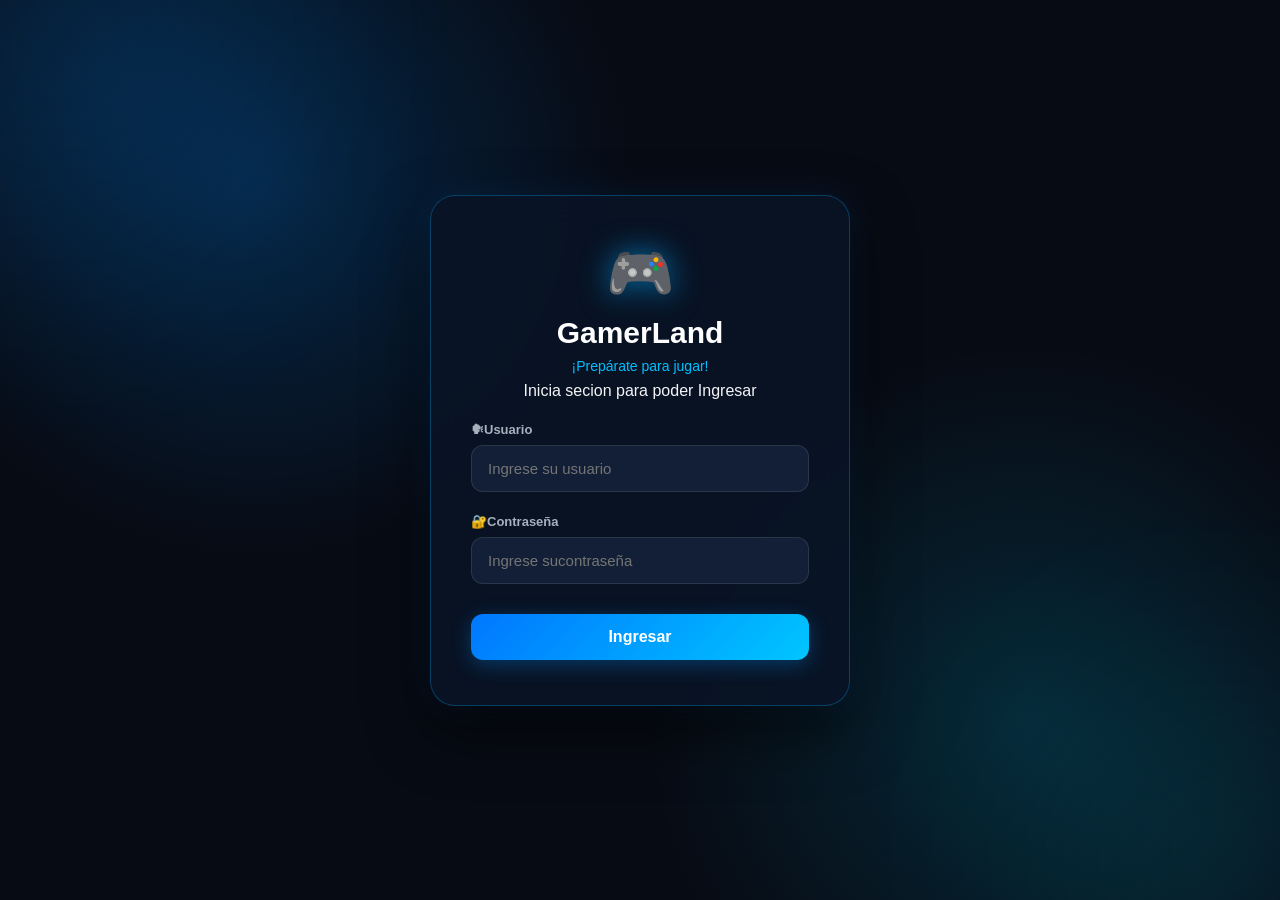
<file: index.html>
<!DOCTYPE html>
<html lang="es">
<head>
<meta charset="UTF-8">
<meta name="viewport" content="width=device-width, initial-scale=1.0">
<title>Login - GamerLand</title>
<link rel="stylesheet" href="estilo.css">
</head>
<body>
<div class="login-container">
<div class="login-box">
<h2>GamerLand</h2>
<p>Inicia secion para poder Ingresar</p>
<form id="loginForm">
<div class="input-group">
<label for="usuario">🗣Usuario</label>
<input type="text" id="usuario" required placeholder="Ingrese su usuario">
</div>
<div class="input-group">
<label for="password">🔐Contraseña</label>
<input type="password" id="password" required placeholder="Ingrese su

contraseña">
</div>
<button type="submit" class="btn-login">Ingresar</button>
<p id="errorMsg" class="error-msg">Usuario o contraseña incorrectos</p>
</form>
</div>
</div>
<script src="script.js"></script>

</body>
</html>
</file>
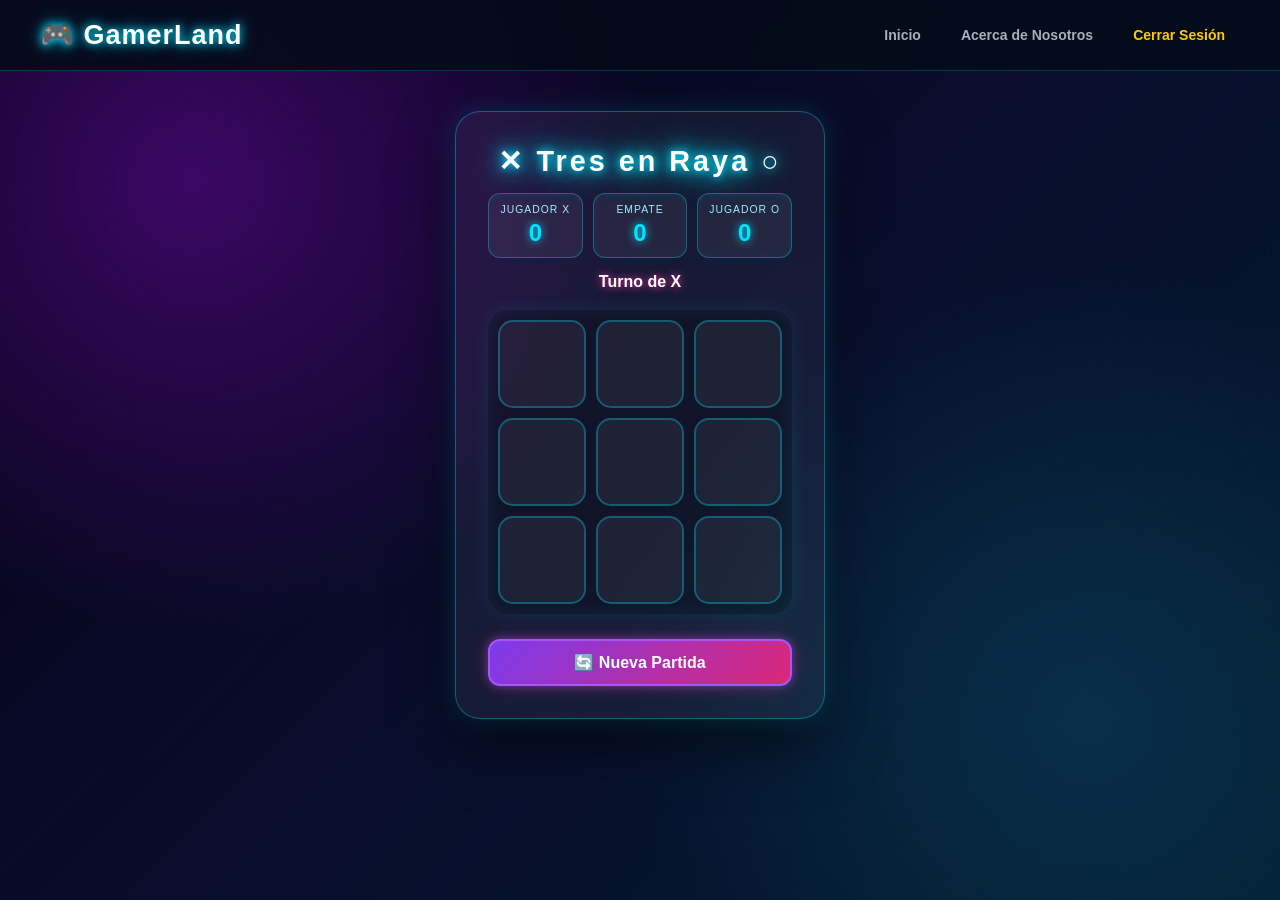
<file: 3 en raya/index.html>
<!DOCTYPE html>
<html lang="es">
<head>
<meta charset="UTF-8">
<title>Tres en Raya</title>
<link rel="stylesheet" href="estilos.css">
</head>
<body>
  <header>
    <h1>GamerLand</h1>
    <nav>
      <ul class="nav-menu">
        <li><a href="../principal.html">Inicio</a></li>
        <li><a href="../acerca.html">Acerca de Nosotros</a></li>
        <li><a href="../index.html" style="color: #ffcc00;">Cerrar Sesión</a></li>
      </ul>
    </nav>
    </header>
<div class="game">
  <h1>✕ Tres en Raya ○</h1>
  <div class="scoreboard">
    <div class="score-box"><div class="lbl">Jugador X</div><div class="val" id="sx">0</div></div>
    <div class="score-box"><div class="lbl">Empate</div><div class="val" id="se">0</div></div>
    <div class="score-box"><div class="lbl">Jugador O</div><div class="val" id="so">0</div></div>
  </div>
  <p id="status">Turno de X</p>
  <div id="board">
    <div class="cell" data-index="0"></div><div class="cell" data-index="1"></div><div class="cell" data-index="2"></div>
    <div class="cell" data-index="3"></div><div class="cell" data-index="4"></div><div class="cell" data-index="5"></div>
    <div class="cell" data-index="6"></div><div class="cell" data-index="7"></div><div class="cell" data-index="8"></div>
  </div>
  <button id="restart">🔄 Nueva Partida</button>
</div>
<script src="scrpt.js"></script>
</body></html>
</file>
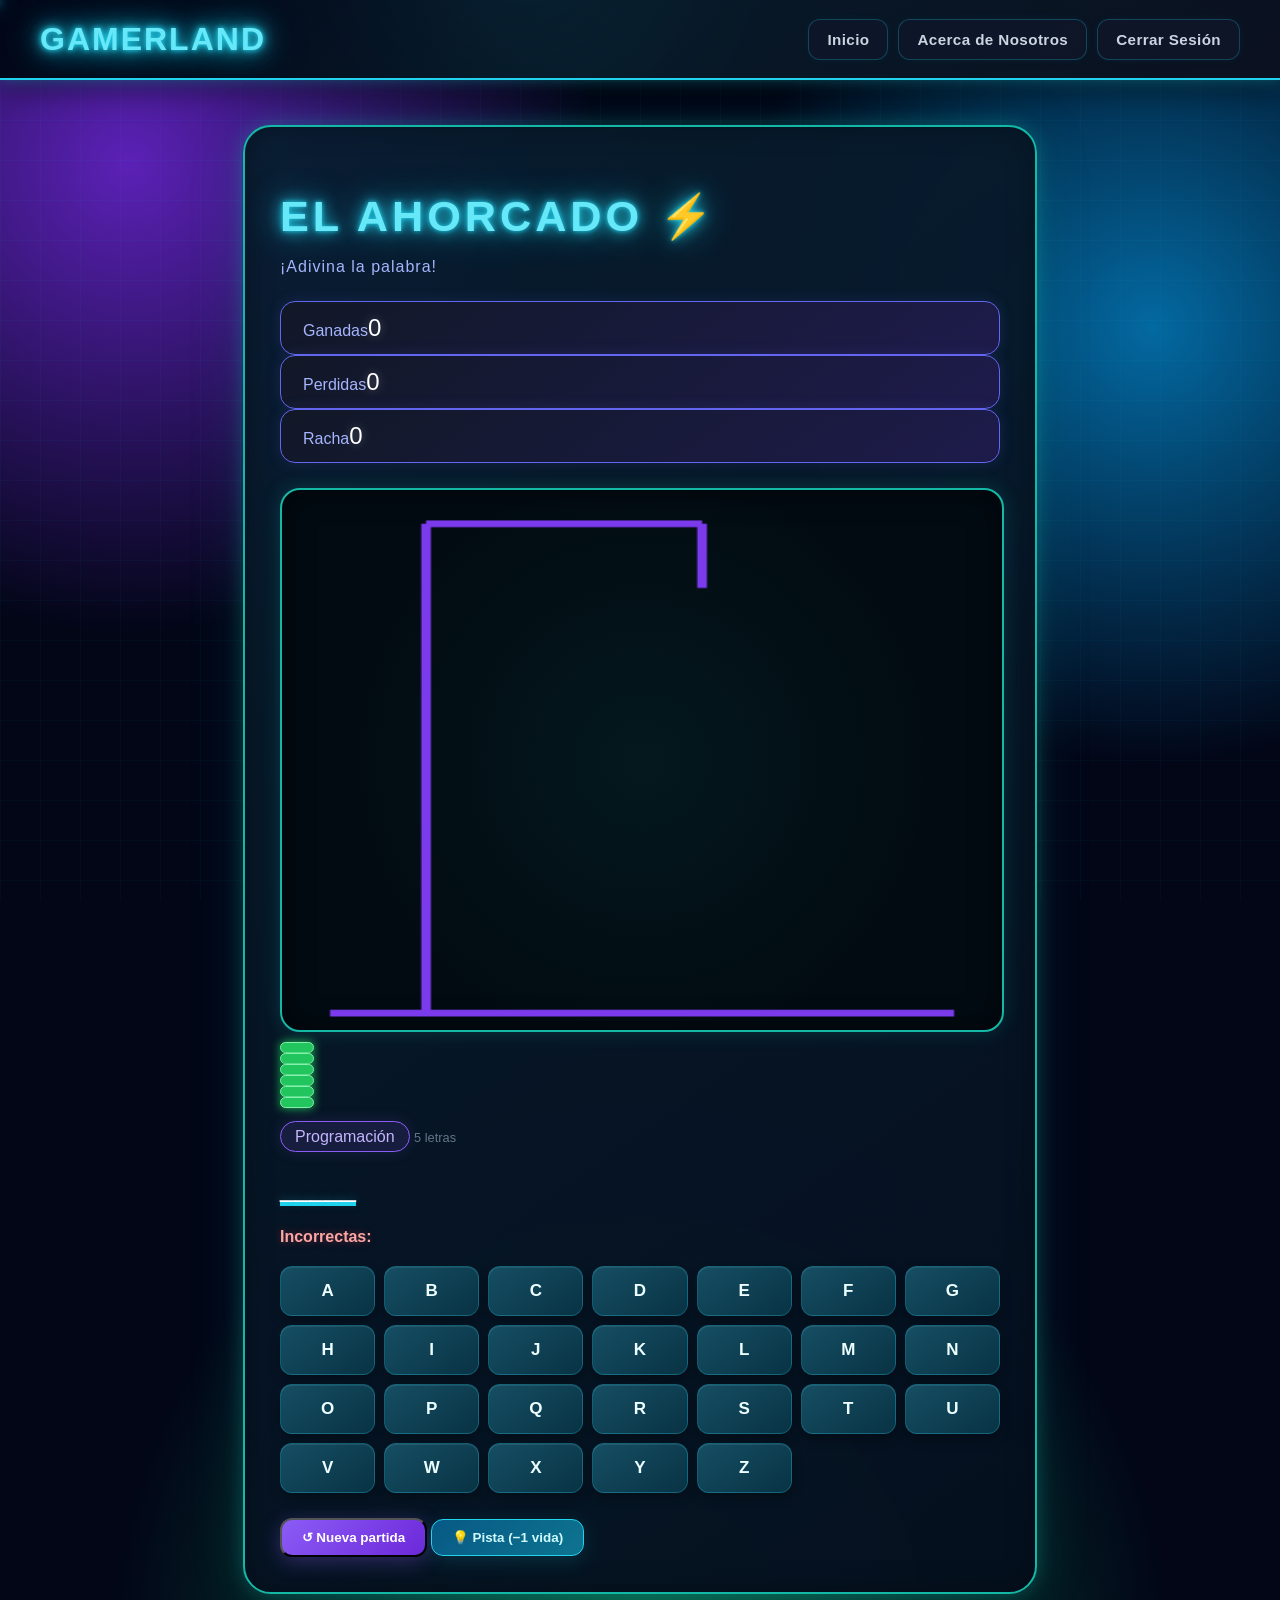
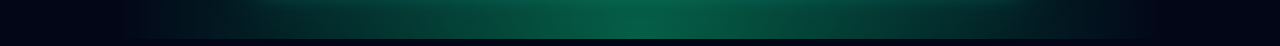
<file: ahorcado/index.html>
<!DOCTYPE html>
<html lang="es">
<head>
  <meta charset="UTF-8">
  <meta name="viewport" content="width=device-width, initial-scale=1.0">
  <title>Juego del Ahorcado</title>
  <link rel="stylesheet" href="estilo.css">
</head>
<body>
  <header>
    <h1>GamerLand</h1>
    <nav>
      <ul class="nav-menu">
        <li><a href="../principal.html">Inicio</a></li>
        <li><a href="../acerca.html">Acerca de Nosotros</a></li>
        <li><a href="../index.html" style="color: #ffcc00;">Cerrar Sesión</a></li>
      </ul>
    </nav>
    </header>
  <div id="app">

    <body>
        <div id="juego">
          <h1>El Ahorcado ⚡</h1>
          <p class="subtitulo" id="subtitulo">¡Adivina la palabra!</p>
          <div class="marcador">
            <div class="marca">Ganadas<span id="cntGanadas">0</span></div>
            <div class="marca">Perdidas<span id="cntPerdidas">0</span></div>
            <div class="marca">Racha<span id="cntRacha">0</span></div>
          </div>
          <canvas id="lienzo" width="300" height="320"></canvas>
          <div class="vida-bar" id="vidaBar"></div>
          <div class="info-palabra">
            <span class="categoria-badge" id="categoriaLabel">Categoría</span>
            <span style="color:#64748b;font-size:.8rem" id="longPalabra"></span>
          </div>
          <div id="palabraDisplay"></div>
          <p id="incorrectas">Incorrectas: <span id="listaIncorrectas"></span></p>
          <div id="teclado"></div>
          <div class="botones-accion">
            <button class="btn btn-reiniciar" onclick="iniciarJuego()">↺ Nueva partida</button>
            <button class="btn btn-pista" id="btnPista" onclick="darPista()">💡 Pista (−1 vida)</button>
          </div>
          <div id="mensaje"></div>
        </div>
  <script src="script.js">
    // — Siguiente paso: añadiremos el CSS —
  </script>
</body>
</html>
</file>
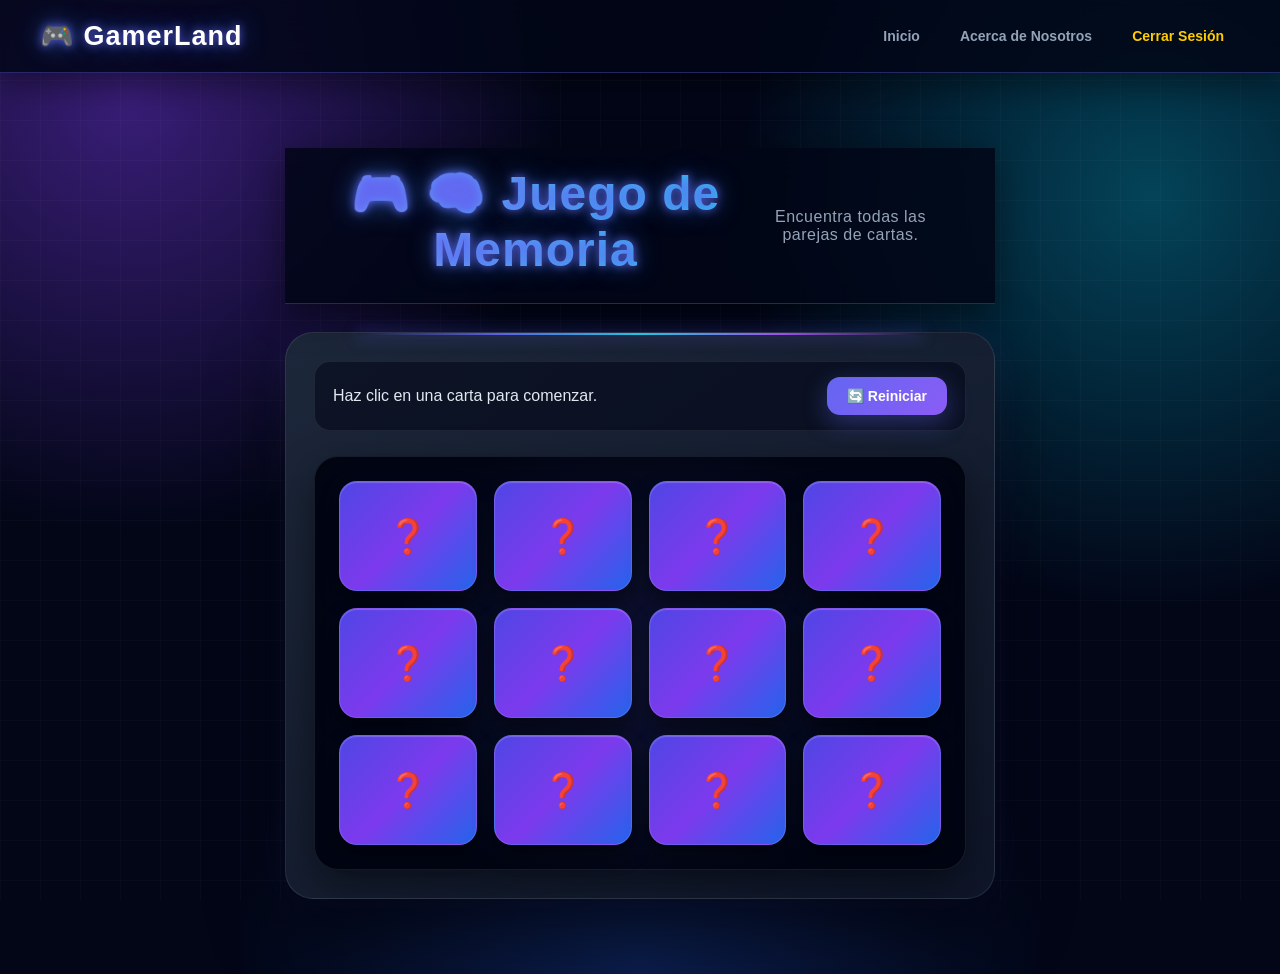
<file: memograma/index.html>
<!DOCTYPE html>
<html lang="es">

<head>
    <meta charset="UTF-8">
    <meta name="viewport" content="width=device-width, initial-scale=1.0">
    <title>Juego de Memoria</title>

    <link rel="stylesheet" href="style.css">
</head>

<body>
    <!-- Menú Superior -->
<header>
    <h1>GamerLand</h1>
    <nav>
    <ul class="nav-menu">
    <li><a href="../principal.html">Inicio</a></li>
    <li><a href="../acerca.html">Acerca de Nosotros</a></li>
    <li><a href="../index.html" style="color: #ffcc00;">Cerrar Sesión</a></li>
    </ul>
    </nav>
    </header>
  <div id="app">
    <main class="game">

        <header class="header">
            <h1>🧠 Juego de Memoria</h1>
            <p>Encuentra todas las parejas de cartas.</p>
        </header>

        <section class="panel">

            <div class="info">
                <span id="status">
                    Haz clic en una carta para comenzar.
                </span>

                <button onclick="location.reload()">
                    🔄 Reiniciar
                </button>
            </div>

            <div id="board" class="board">
                <!-- Las cartas se generan automáticamente -->
            </div>

        </section>

    </main>

    <script src="scrpt.js"></script>

</body>

</html>
</file>
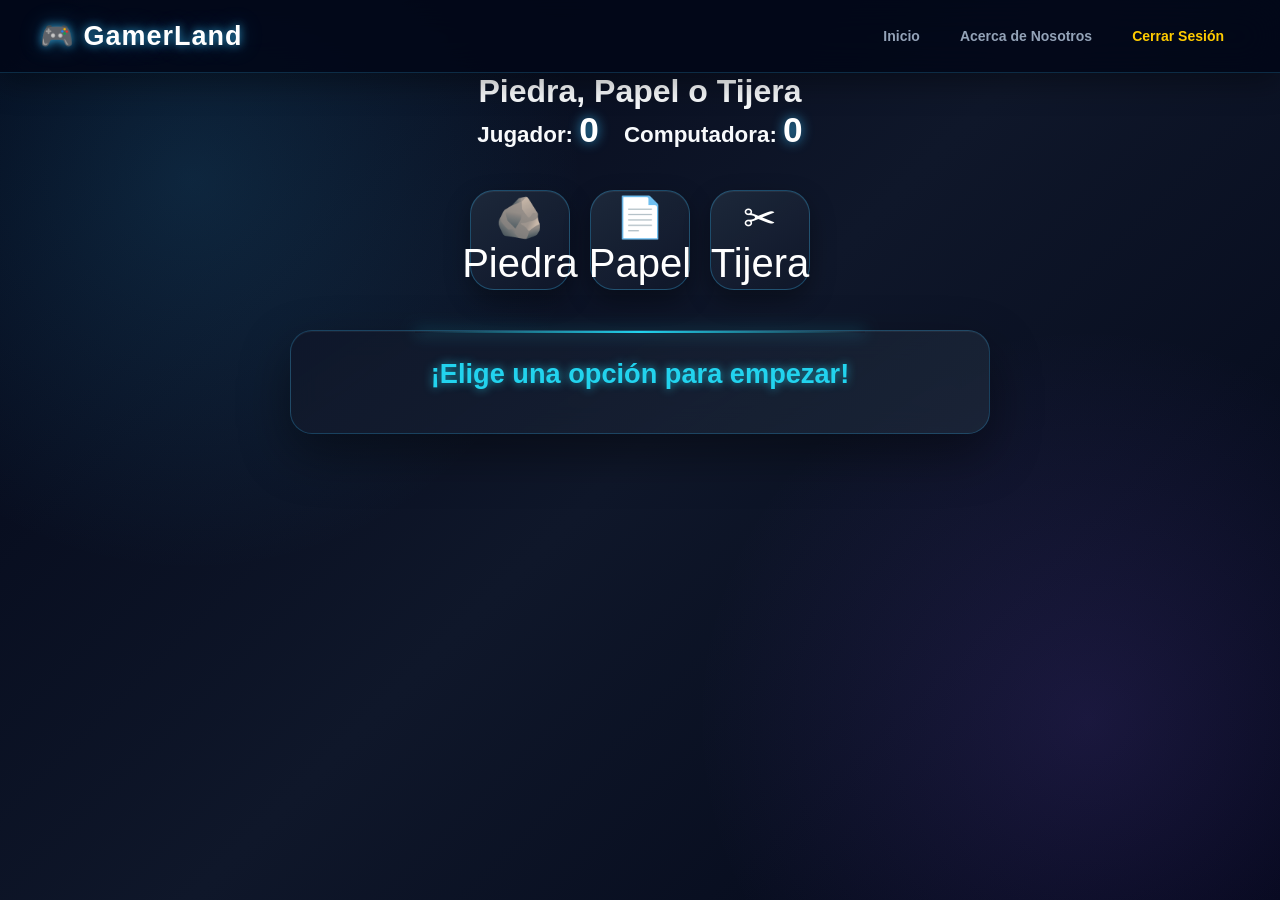
<file: piedra papel o tijeras/index.html>
<!DOCTYPE html>
<html lang="es">
<head>
  <meta charset="UTF-8">
  <title>Piedra, Papel o Tijera</title>
  <link rel="stylesheet" href="estilo.css"> <!-- importa los estilos -->
</head>
<body>
  <!-- Menú Superior -->
<header>
  <h1>GamerLand</h1>
  <nav>
  <ul class="nav-menu">
  <li><a href="../principal.html">Inicio</a></li>
  <li><a href="../acerca.html">Acerca de Nosotros</a></li>
  <li><a href="../index.html" style="color: #ffcc00;">Cerrar Sesión</a></li>
  </ul>
  </nav>
  </header>
  <div id="app">
  <h1>Piedra, Papel o Tijera</h1>

  <!-- ZONA 1: Marcador de puntos -->
  <div class="marcador">
    <p>Jugador: <span id="puntos-jugador">0</span></p>
    <p>Computadora: <span id="puntos-computadora">0</span></p>
  </div>

  <!-- ZONA 2: Botones de elección -->
  <div class="opciones">
    <button class="boton-opcion" id="piedra">🪨 Piedra</button>
    <button class="boton-opcion" id="papel">📄 Papel</button>
    <button class="boton-opcion" id="tijera">✂ Tijera</button>
  </div>

  <!-- ZONA 3: Área de resultado -->
  <div class="resultado">
    <p id="mensaje">¡Elige una opción para empezar!</p>
    <p id="elecciones"></p>
  </div>

  <script src="script.js"></script> <!-- siempre al final del body -->
</body>
</html>
</file>
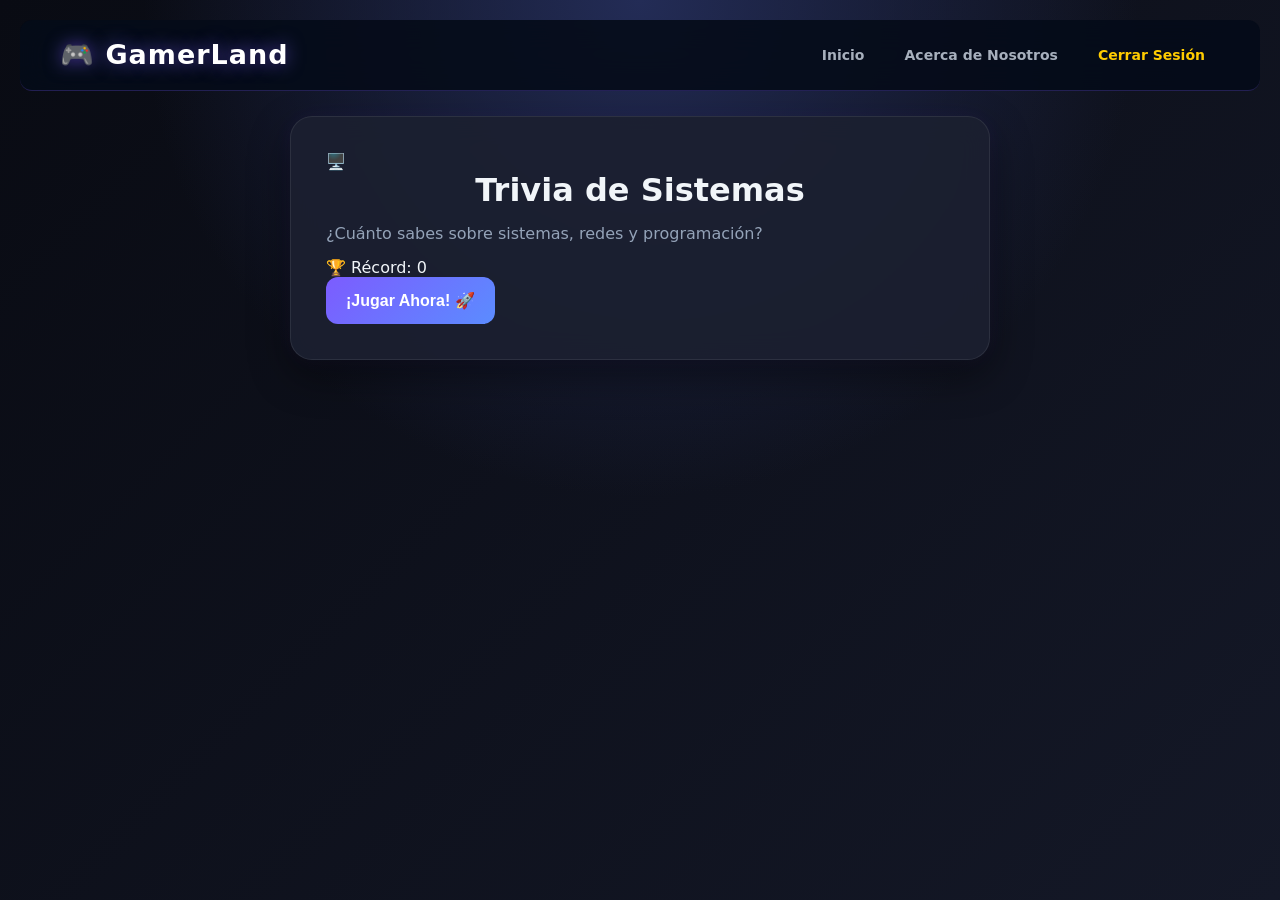
<file: Trivia/index.html>
<!DOCTYPE html>
<html lang="es">
<head>
  <meta charset="UTF-8">
  <meta name="viewport" content="width=device-width, initial-scale=1.0">
  <title>Trivia de Sistemas</title>
  <link rel="stylesheet" href="style.css">
</head>

<body>
  <!-- Menú Superior -->
<header>
  <h1>GamerLand</h1>
  <nav>
    <ul class="nav-menu">
      <li><a href="../principal.html">Inicio</a></li>
      <li><a href="../acerca.html">Acerca de Nosotros</a></li>
      <li><a href="../index.html" style="color: #ffcc00;">Cerrar Sesión</a></li>
    </ul>
  </nav>
  </header>
<!--<a class href="../principal.html">Inicio</a> -->
  <div id="app">

    <!-- PANTALLA 1: Inicio -->
    <div id="pantalla-inicio" class="pantalla">
      <div class="emoji-big">🖥️</div>
      <h1>Trivia de Sistemas</h1>
      <p>¿Cuánto sabes sobre sistemas, redes y programación?</p>
      <div class="record">
        🏆 Récord: <span id="record-display">0</span>
      </div>
      <button id="btn-iniciar" onclick="iniciarJuego()">
        ¡Jugar Ahora! 🚀
      </button>
    </div>

    <!-- PANTALLA 2: Juego -->
    <div id="pantalla-juego" class="pantalla oculto">

      <!-- Barra superior: progreso y puntaje -->
      <div class="barra-top">
        <div class="progreso-texto">
          Pregunta <span id="num-actual">1</span>
          de <span id="total-preguntas">10</span>
        </div>
        <div class="puntaje-badge">
          ⭐ <span id="puntaje-actual">0</span>
        </div>
      </div>

      <!-- Barra de progreso visual -->
      <div class="barra-progreso">
        <div id="barra-fill"></div>
      </div>

      <!-- Temporizador -->
      <div id="temporizador">⏱ <span id="tiempo">15</span>s</div>

      <!-- Categoría de la pregunta -->
      <div id="categoria" class="categoria-chip"></div>

      <!-- Texto de la pregunta -->
      <div id="pregunta-texto" class="pregunta"></div>

      <!-- Grid de opciones (se genera con JS) -->
      <div id="opciones" class="opciones-grid"></div>

      <!-- Feedback: correcto/incorrecto -->
      <div id="feedback" class="feedback oculto"></div>

      <button id="btn-siguiente" class="oculto" onclick="siguientePregunta()">
        Siguiente →
      </button>

    </div>

    <!-- PANTALLA 3: Resultado -->
    <div id="pantalla-resultado" class="pantalla oculto">
      <div id="resultado-emoji"></div>
      <h2>¡Juego Terminado!</h2>
      <div class="puntaje-final">
        <span id="puntaje-final"></span>
        <small>puntos</small>
      </div>
      <p id="mensaje-resultado"></p>
      <button onclick="reiniciar()">Jugar de Nuevo 🔄</button>
    </div>

  </div>
 <ul class="tarjetas">
  <script src="app.js"></script>
</ul>
</body>
</body>
</html>
</file>
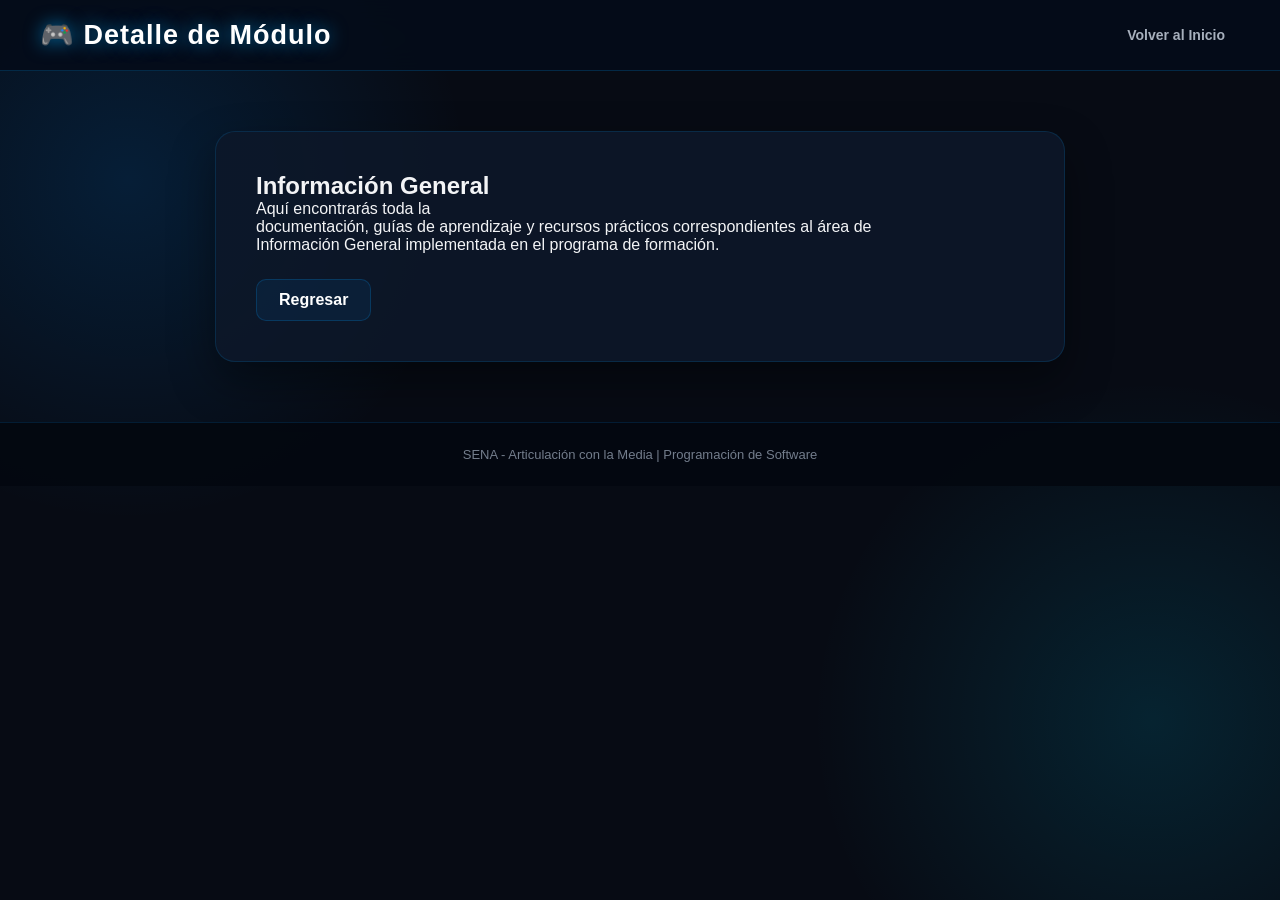
<file: detalle.html>
<!DOCTYPE html>
<html lang="es">
<head>
<meta charset="UTF-8">
<meta name="viewport" content="width=device-width, initial-scale=1.0">
<title>Detalle del Módulo</title>
<link rel="stylesheet" href="estilo.css">
</head>
<body style="display: flex; flex-direction: column;">
<header>
<h1>Detalle de Módulo</h1>
<nav>
<ul class="nav-menu">
<li><a href="principal.html">Volver al Inicio</a></li>
</ul>
</nav>
</header>
<div class="detalle-container">
<h2 id="tituloDetalle">Cargando...</h2>
<p id="textoDetalle">Información detallada sobre el módulo seleccionado...</p>
<a href="principal.html" class="btn-volver">Regresar</a>
</div>
<footer>
<p>SENA - Articulación con la Media | Programación de Software</p>
</footer>
<script src="script.js">
</script>

<script>
// Función específica para pintar la información según la tarjeta que se hizo clic
window.onload = function() {
const modulo = localStorage.getItem('moduloSeleccionado') || 'Información General';
document.getElementById('tituloDetalle').innerText = modulo;
document.getElementById('textoDetalle').innerText = `Aquí encontrarás toda la
documentación, guías de aprendizaje y recursos prácticos correspondientes al área de
${modulo} implementada en el programa de formación.`;
}
</script>
</body>
</html>
</file>
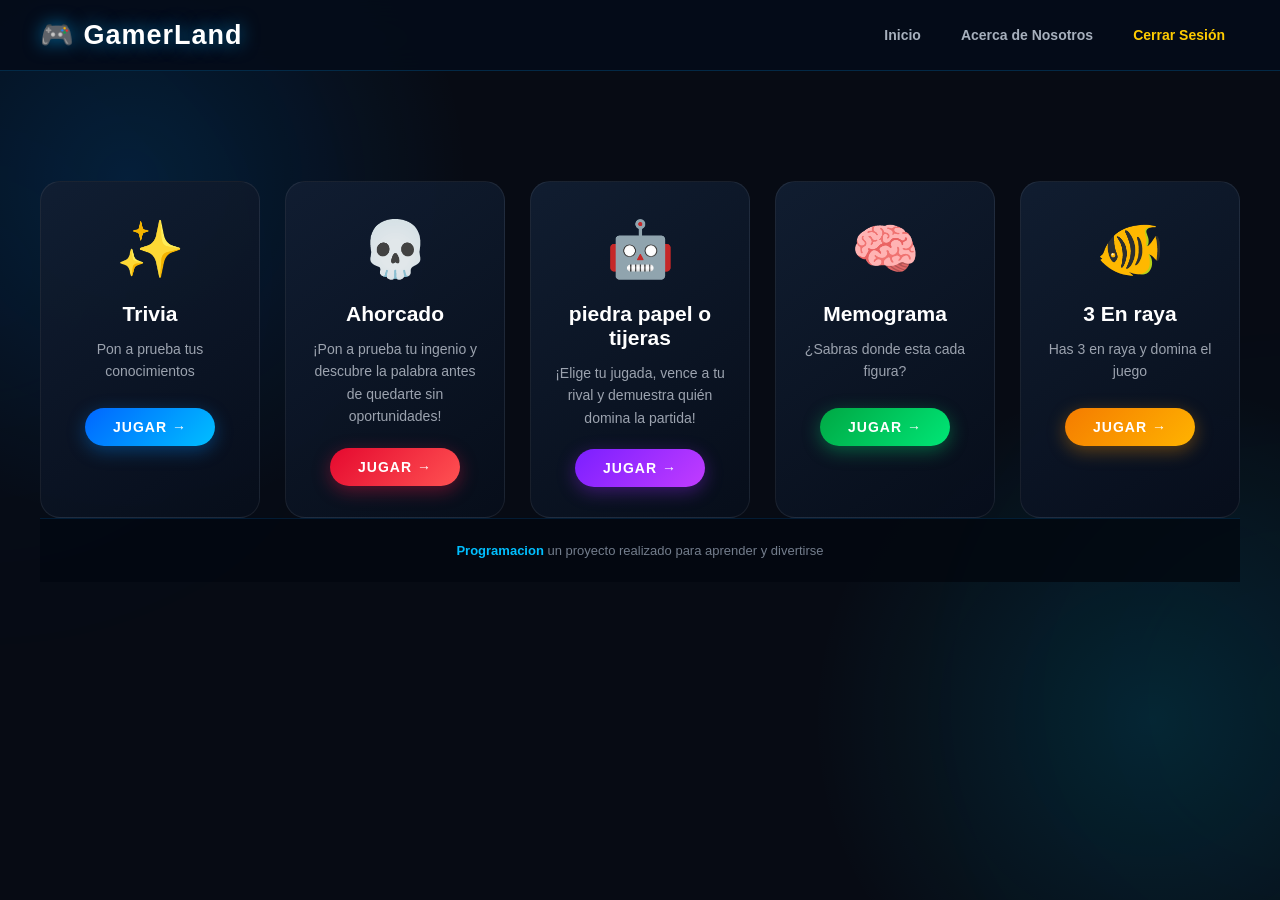
<file: principal.html>
<!DOCTYPE html>
<html lang="es">
<head>
<meta charset="UTF-8">
<meta name="viewport" content="width=device-width, initial-scale=1.0">
<title>Página Principal - Programación de Software</title>
<link rel="stylesheet" href="estilo.css">
</head>
<body>
<!-- Menú Superior -->
<header>
<h1>GamerLand</h1>
<nav>
<ul class="nav-menu">
<li><a href="principal.html">Inicio</a></li>
<li><a href="acerca.html">Acerca de Nosotros</a></li>
<li><a href="index.html" style="color: #ffcc00;">Cerrar Sesión</a></li>
</ul>
</nav>
</header>
<!-- Contenido con la Grilla de 5 tarjetas -->
<div class="main-content">
<div class="grid-tarjetas">
    <a class="tarjeta" href="Trivia/index.html"> 
    <div class="icono">✨</div> <h3>Trivia</h3>
    <p>Pon a prueba tus conocimientos</p><span>Jugar</span>
</a>    
<a class="tarjeta" href="ahorcado/index.html"> 
    <div class="icono">💀</div> <h3>Ahorcado</h3>
    <p>¡Pon a prueba tu ingenio y descubre la palabra antes de quedarte sin oportunidades!</p><span>Jugar</span>
    </a>
    <a class="tarjeta" href="piedra papel o tijeras/index.html"> 
    <div class="icono">🤖</div> <h3>piedra papel o tijeras</h3>
    <p>¡Elige tu jugada, vence a tu rival y demuestra quién domina la partida! </p><span>Jugar</span>
</a>  
<a class="tarjeta" href="memograma/index.html"> 
    <div class="icono">🧠</div> <h3>Memograma</h3>
    <p>¿Sabras donde esta cada figura?</p><span>Jugar</span>
</a>  
<a class="tarjeta" href="3 en raya/index.html"> 
    <div class="icono">🐠</div> <h3>3 En raya</h3>
    <p>Has 3 en raya y domina el juego</p><span>Jugar</span>
</a>  
</div>




<!-- Pie de página con datos institucionales -->
<footer>
<p><strong>Programacion </strong> un proyecto realizado para aprender y divertirse</p>
</footer>
<script src="script.js"></script>
</body>
</html>
</file>
<file: estilo.css>
* {
    margin: 0;
    padding: 0;
    box-sizing: border-box;
    font-family: 'Segoe UI', Tahoma, Geneva, Verdana, sans-serif;
}

body {
    background:
        radial-gradient(circle at 10% 20%, rgba(0, 140, 255, 0.15), transparent 25%),
        radial-gradient(circle at 90% 80%, rgba(0, 210, 255, 0.12), transparent 25%),
        #070b14;
    color: #f3f4f6;
    min-height: 100vh;
    display: flex;
    flex-direction: column;
    overflow-x: hidden;
}

/* LOGIN */

.login-container {
    min-height: 100vh;
    display: flex;
    justify-content: center;
    align-items: center;
    padding: 20px;
    background:
        radial-gradient(circle at 20% 20%, rgba(0, 140, 255, 0.22), transparent 30%),
        radial-gradient(circle at 80% 80%, rgba(0, 210, 255, 0.15), transparent 30%),
        #070b14;
    position: relative;
    overflow: hidden;
}

.login-container::before {
    content: "";
    position: absolute;
    width: 350px;
    height: 350px;
    background: #008cff;
    filter: blur(120px);
    border-radius: 50%;
    opacity: 0.18;
    top: -120px;
    left: -100px;
}

.login-container::after {
    content: "";
    position: absolute;
    width: 300px;
    height: 300px;
    background: #00d9ff;
    filter: blur(120px);
    border-radius: 50%;
    opacity: 0.12;
    bottom: -100px;
    right: -80px;
}

.login-box {
    position: relative;
    z-index: 2;
    width: 100%;
    max-width: 420px;
    padding: 45px 40px;
    text-align: center;
    background: rgba(10, 20, 38, 0.88);
    border: 1px solid rgba(0, 170, 255, 0.3);
    border-radius: 25px;
    box-shadow:
        0 25px 60px rgba(0, 0, 0, 0.6),
        0 0 35px rgba(0, 140, 255, 0.12);
    backdrop-filter: blur(15px);
}

.login-box::before {
    content: "🎮";
    display: block;
    font-size: 55px;
    margin-bottom: 10px;
    filter: drop-shadow(0 0 15px rgba(0, 170, 255, 0.6));
}

.login-box h2 {
    color: #ffffff;
    font-size: 30px;
    margin-bottom: 8px;
    font-weight: 800;
}

.login-box h2::after {
    content: " ¡Prepárate para jugar!";
    display: block;
    font-size: 14px;
    color: #00bfff;
    margin-top: 8px;
    font-weight: 500;
}

.input-group {
    margin-top: 22px;
    margin-bottom: 18px;
    text-align: left;
}

.input-group label {
    display: block;
    color: #a7b0bd;
    font-size: 13px;
    font-weight: 600;
    margin-bottom: 8px;
}

.input-group input {
    width: 100%;
    padding: 14px 16px;
    color: white;
    background: rgba(20, 35, 58, 0.85);
    border: 1px solid rgba(255, 255, 255, 0.1);
    border-radius: 12px;
    outline: none;
    font-size: 15px;
    transition: 0.3s;
}

.input-group input:focus {
    border-color: #00aaff;
    box-shadow: 0 0 18px rgba(0, 170, 255, 0.3);
}

.btn-login {
    width: 100%;
    margin-top: 12px;
    padding: 14px;
    border: none;
    border-radius: 12px;
    background: linear-gradient(135deg, #0077ff, #00c6ff);
    color: white;
    font-size: 16px;
    font-weight: 800;
    cursor: pointer;
    transition: 0.3s;
    box-shadow: 0 5px 20px rgba(0, 150, 255, 0.3);
}

.btn-login:hover {
    transform: translateY(-3px);
    box-shadow: 0 8px 30px rgba(0, 180, 255, 0.5);
    filter: brightness(1.12);
}

.btn-login:active {
    transform: scale(0.97);
}

.error-msg {
    color: #ff4d4d;
    font-size: 13px;
    margin-top: 12px;
    display: none;
}

/* HEADER PRINCIPAL */

header {
    background: rgba(5, 12, 25, 0.92);
    backdrop-filter: blur(15px);
    border-bottom: 1px solid rgba(0, 160, 255, 0.2);
    padding: 18px 40px;
    display: flex;
    justify-content: space-between;
    align-items: center;
    position: sticky;
    top: 0;
    z-index: 100;
}

header h1 {
    color: #ffffff;
    font-size: 27px;
    font-weight: 900;
    letter-spacing: 1px;
    text-shadow: 0 0 18px rgba(0, 170, 255, 0.6);
}

header h1::before {
    content: "🎮 ";
}

.nav-menu {
    list-style: none;
    display: flex;
    gap: 10px;
}

.nav-menu li a {
    display: block;
    padding: 9px 15px;
    color: #a7b0bd;
    text-decoration: none;
    font-size: 14px;
    font-weight: 600;
    border-radius: 10px;
    transition: 0.3s;
}

.nav-menu li a:hover {
    color: #ffffff;
    background: rgba(0, 150, 255, 0.12);
    box-shadow: 0 0 15px rgba(0, 170, 255, 0.15);
}

/* PAGINA PRINCIPAL */

.main-content {
    flex: 1;
    width: 100%;
    max-width: 1250px;
    margin: auto;
    padding: 70px 25px 80px;
    position: relative;
}

.main-content::before {
    content: "";
    position: absolute;
    width: 300px;
    height: 300px;
    background: #0077ff;
    filter: blur(150px);
    border-radius: 50%;
    opacity: 0.08;
    top: 50px;
    left: -180px;
    pointer-events: none;
}

.main-content::after {
    content: "";
    position: absolute;
    width: 300px;
    height: 300px;
    background: #00d9ff;
    filter: blur(150px);
    border-radius: 50%;
    opacity: 0.07;
    bottom: 50px;
    right: -180px;
    pointer-events: none;
}

.main-content h2 {
    position: relative;
    z-index: 2;
    text-align: center;
    color: #ffffff;
    font-size: 36px;
    margin-bottom: 12px;
    text-shadow:
        0 0 15px rgba(0, 170, 255, 0.4),
        0 0 35px rgba(0, 140, 255, 0.2);
}

.main-content h2::after {
    content: "Elige tu desafío y demuestra tus habilidades";
    display: block;
    margin-top: 12px;
    color: #7f8da3;
    font-size: 14px;
    font-weight: 400;
    letter-spacing: 0.5px;
}

/* CARTAS DE JUEGOS */

.grid-tarjetas {
    position: relative;
    z-index: 2;
    display: grid;
    grid-template-columns: repeat(auto-fit, minmax(220px, 1fr));
    gap: 25px;
    margin-top: 40px;
}

/* TARJETAS DE JUEGOS */

.tarjeta {
    position: relative;
    display: block;
    text-decoration: none;
    text-align: center;
    padding: 35px 22px 30px;
    min-height: 285px;
    background: linear-gradient(145deg, rgba(17, 30, 50, 0.96), rgba(7, 14, 27, 0.96));
    border: 1px solid rgba(255, 255, 255, 0.07);
    border-radius: 20px;
    overflow: hidden;
    transition: 0.4s;
}

.tarjeta::before {
    content: "";
    position: absolute;
    width: 170px;
    height: 170px;
    filter: blur(80px);
    border-radius: 50%;
    opacity: 0;
    top: -70px;
    left: 50%;
    transform: translateX(-50%);
    transition: 0.4s;
}

.tarjeta:hover {
    transform: translateY(-10px);
    box-shadow: 0 20px 40px rgba(0, 0, 0, 0.5);
}

.tarjeta:hover::before {
    opacity: 0.25;
}

.tarjeta .icono {
    position: relative;
    font-size: 55px;
    margin-bottom: 20px;
    transition: 0.4s;
}

.tarjeta:hover .icono {
    transform: scale(1.15) rotate(5deg);
}

.tarjeta h3 {
    position: relative;
    color: #ffffff;
    font-size: 21px;
    margin-bottom: 12px;
    font-weight: 800;
}

.tarjeta p {
    position: relative;
    color: #9ca3af;
    font-size: 14px;
    line-height: 1.6;
    min-height: 50px;
}

/* COLORES DE CADA JUEGO */

.tarjeta:nth-child(1)::before {
    background: #008cff;
}

.tarjeta:nth-child(1):hover {
    border-color: #008cff;
    box-shadow:
        0 20px 40px rgba(0, 0, 0, 0.5),
        0 0 25px rgba(0, 140, 255, 0.25);
}

.tarjeta:nth-child(1) span {
    background: linear-gradient(135deg, #0066ff, #00bfff);
    box-shadow: 0 5px 18px rgba(0, 140, 255, 0.35);
}

.tarjeta:nth-child(2)::before {
    background: #ff1744;
}

.tarjeta:nth-child(2):hover {
    border-color: #ff1744;
    box-shadow:
        0 20px 40px rgba(0, 0, 0, 0.5),
        0 0 25px rgba(255, 23, 68, 0.25);
}

.tarjeta:nth-child(2) span {
    background: linear-gradient(135deg, #e5092f, #ff5252);
    box-shadow: 0 5px 18px rgba(255, 23, 68, 0.35);
}

.tarjeta:nth-child(3)::before {
    background: #9c27ff;
}

.tarjeta:nth-child(3):hover {
    border-color: #9c27ff;
    box-shadow:
        0 20px 40px rgba(0, 0, 0, 0.5),
        0 0 25px rgba(156, 39, 255, 0.25);
}

.tarjeta:nth-child(3) span {
    background: linear-gradient(135deg, #7b1fff, #c13cff);
    box-shadow: 0 5px 18px rgba(156, 39, 255, 0.35);
}

.tarjeta:nth-child(4)::before {
    background: #00e676;
}

.tarjeta:nth-child(4):hover {
    border-color: #00e676;
    box-shadow:
        0 20px 40px rgba(0, 0, 0, 0.5),
        0 0 25px rgba(0, 230, 118, 0.25);
}

.tarjeta:nth-child(4) span {
    background: linear-gradient(135deg, #00a844, #00e676);
    box-shadow: 0 5px 18px rgba(0, 230, 118, 0.35);
}

.tarjeta:nth-child(5)::before {
    background: #ff9800;
}

.tarjeta:nth-child(5):hover {
    border-color: #ff9800;
    box-shadow:
        0 20px 40px rgba(0, 0, 0, 0.5),
        0 0 25px rgba(255, 152, 0, 0.25);
}

.tarjeta:nth-child(5) span {
    background: linear-gradient(135deg, #f57c00, #ffb300);
    box-shadow: 0 5px 18px rgba(255, 152, 0, 0.35);
}

/* BOTON JUGAR */

.tarjeta span {
    position: relative;
    display: inline-block;
    margin-top: 20px;
    padding: 11px 28px;
    border-radius: 30px;
    color: #ffffff;
    font-size: 14px;
    font-weight: 800;
    text-transform: uppercase;
    letter-spacing: 1px;
    transition: 0.3s;
}

.tarjeta span::after {
    content: " →";
    transition: 0.3s;
}

.tarjeta:hover span {
    transform: scale(1.1);
    filter: brightness(1.15);
}

.tarjeta:hover span::after {
    margin-left: 6px;
}

.tarjeta:active span {
    transform: scale(0.95);
}

/* =========================================
   ACERCA DE NOSOTROS
========================================= */

.topbar {
    background: rgba(5, 12, 25, 0.92);

    backdrop-filter: blur(15px);

    border-bottom: 1px solid rgba(0, 170, 255, 0.2);

    padding: 18px 40px;

    display: flex;

    justify-content: space-between;

    align-items: center;

    position: sticky;

    top: 0;

    z-index: 100;
}

.brand {
    color: white;

    text-decoration: none;

    font-size: 23px;

    font-weight: 900;

    text-shadow:
        0 0 15px rgba(0, 170, 255, 0.5);
}

.brand span {
    display: none;
}

.brand small {
    display: block;

    color: #00bfff;

    font-size: 10px;

    margin-top: 2px;

    letter-spacing: 1px;
}

.main-nav {
    display: flex;

    gap: 8px;
}

.main-nav a {
    color: #aeb8c7;

    text-decoration: none;

    padding: 9px 14px;

    border-radius: 9px;

    font-size: 14px;

    font-weight: 600;

    transition: 0.3s;
}

.main-nav a:hover {
    color: white;

    background: rgba(0, 150, 255, 0.15);

    box-shadow:
        0 0 15px rgba(0, 170, 255, 0.15);
}

.menu-toggle {
    display: none;

    border: none;

    background: transparent;

    color: white;

    font-size: 24px;

    cursor: pointer;
}


/* =========================================
   CONTENEDOR ACERCA
========================================= */

.about-main {
    flex: 1;

    padding: 55px 20px;
}

.about-card {
    width: 100%;

    max-width: 1100px;

    margin: auto;

    padding: 45px;

    background:
        linear-gradient(
            145deg,
            rgba(15, 30, 52, 0.96),
            rgba(6, 14, 27, 0.96)
        );

    border: 1px solid rgba(0, 170, 255, 0.18);

    border-radius: 28px;

    box-shadow:
        0 25px 60px rgba(0, 0, 0, 0.5),
        0 0 35px rgba(0, 130, 255, 0.08);
}


/* =========================================
   ICONO PRINCIPAL
========================================= */

.about-icon {
    width: 80px;
    height: 80px;

    margin: 0 auto 20px;

    display: flex;

    justify-content: center;

    align-items: center;

    border-radius: 22px;

    background:
        linear-gradient(
            135deg,
            rgba(0, 119, 255, 0.2),
            rgba(0, 210, 255, 0.08)
        );

    border: 1px solid rgba(0, 180, 255, 0.25);

    font-size: 42px;

    box-shadow:
        0 0 30px rgba(0, 150, 255, 0.15);
}


/* =========================================
   TITULO
========================================= */

.eyebrow {
    text-align: center;

    color: #00bfff;

    font-size: 12px;

    font-weight: 800;

    letter-spacing: 2px;

    margin-bottom: 10px;
}

.about-card > h1 {
    text-align: center;

    color: #ffffff;

    font-size: 38px;

    margin-bottom: 15px;

    text-shadow:
        0 0 20px rgba(0, 170, 255, 0.35);
}

.about-description {
    max-width: 700px;

    margin: 0 auto 45px;

    text-align: center;

    color: #9ca3af;

    line-height: 1.8;
}


/* =========================================
   GRID DE TARJETAS
========================================= */

.about-grid {
    display: grid;

    grid-template-columns:
        repeat(2, 1fr);

    gap: 25px;
}


/* =========================================
   TARJETAS
========================================= */

.info-card {
    position: relative;

    padding: 30px;

    background:
        linear-gradient(
            145deg,
            rgba(20, 38, 65, 0.9),
            rgba(8, 17, 32, 0.95)
        );

    border: 1px solid rgba(255, 255, 255, 0.07);

    border-radius: 20px;

    overflow: hidden;

    transition: 0.4s;
}

.info-card::before {
    content: "";

    position: absolute;

    width: 140px;

    height: 140px;

    border-radius: 50%;

    background: #008cff;

    filter: blur(75px);

    opacity: 0;

    right: -60px;

    top: -60px;

    transition: 0.4s;
}

.info-card:hover {
    transform: translateY(-8px);

    border-color:
        rgba(0, 170, 255, 0.4);

    box-shadow:
        0 15px 35px rgba(0, 0, 0, 0.4),
        0 0 25px rgba(0, 150, 255, 0.12);
}

.info-card:hover::before {
    opacity: 0.18;
}


/* =========================================
   ICONOS
========================================= */

.card-icon {
    position: relative;

    width: 58px;

    height: 58px;

    display: flex;

    align-items: center;

    justify-content: center;

    margin-bottom: 18px;

    border-radius: 15px;

    background:
        rgba(0, 150, 255, 0.1);

    border:
        1px solid rgba(0, 180, 255, 0.15);

    font-size: 29px;

    transition: 0.4s;
}

.info-card:hover .card-icon {
    transform:
        scale(1.1)
        rotate(-4deg);

    box-shadow:
        0 0 20px rgba(0, 170, 255, 0.2);
}


/* =========================================
   TITULOS DE TARJETAS
========================================= */

.info-card h2 {
    position: relative;

    color: #00bfff;

    font-size: 21px;

    margin-bottom: 12px;

    font-weight: 800;
}

.info-card p {
    position: relative;

    color: #aeb8c7;

    font-size: 14px;

    line-height: 1.75;
}


/* =========================================
   OBJETIVO
========================================= */

.objetivo {
    grid-column: span 1;

    border-top: 3px solid #008cff;
}

.objetivo h2 {
    color: #00aaff;
}


/* =========================================
   QUÉ BUSCAMOS
========================================= */

.que-buscamos {
    grid-column: span 1;

    border-top: 3px solid #00d9ff;
}

.que-buscamos h2 {
    color: #00d9ff;
}


/* =========================================
   SKILLS
========================================= */

.skills {
    grid-column: span 2;

    border-top: 3px solid #7c4dff;
}

.skills h2 {
    color: #9b7cff;
}

.skills-list {
    position: relative;

    display: grid;

    grid-template-columns:
        repeat(3, 1fr);

    gap: 15px;

    margin-top: 20px;
}

.skill {
    padding: 18px;

    background:
        rgba(124, 77, 255, 0.06);

    border:
        1px solid rgba(124, 77, 255, 0.18);

    border-radius: 14px;

    transition: 0.3s;
}

.skill:hover {
    transform: translateY(-4px);

    background:
        rgba(124, 77, 255, 0.12);

    border-color:
        rgba(124, 77, 255, 0.4);

    box-shadow:
        0 8px 20px rgba(124, 77, 255, 0.12);
}

.skill strong {
    position: relative;

    display: block;

    color: #d8ccff;

    font-size: 14px;

    margin-bottom: 8px;
}

.skill p {
    font-size: 12px;

    line-height: 1.6;
}


/* =========================================
   INTEGRANTES
========================================= */

.integrantes {
    border-top: 3px solid #ffb300;

    grid-column: span 2;
}

.integrantes h2 {
    color: #ffb300;
}

.members {
    position: relative;

    display: grid;

    grid-template-columns:
        repeat(2, 1fr);

    gap: 14px;

    margin-top: 20px;
}

.member {
    display: flex;

    align-items: flex-start;

    gap: 14px;

    padding: 16px;

    background:
        rgba(255, 255, 255, 0.035);

    border:
        1px solid rgba(255, 255, 255, 0.06);

    border-radius: 14px;

    transition: 0.3s;
}

.member:hover {
    background:
        rgba(0, 150, 255, 0.07);

    border-color:
        rgba(0, 170, 255, 0.25);

    transform:
        translateX(4px);
}

.member-avatar {
    min-width: 45px;

    height: 45px;

    display: flex;

    justify-content: center;

    align-items: center;

    border-radius: 50%;

    background:
        linear-gradient(
            135deg,
            #0077ff,
            #00c6ff
        );

    color: white;

    font-size: 13px;

    font-weight: 900;

    box-shadow:
        0 0 15px rgba(0, 150, 255, 0.25);
}

.member h3 {
    color: white;

    font-size: 15px;

    margin-bottom: 5px;
}

.member p {
    font-size: 12px;

    line-height: 1.5;
}


/* =========================================
   COMO JUGAR
========================================= */

.como-jugar {
    border-top: 3px solid #ff4081;

    grid-column: span 2;
}

.como-jugar h2 {
    color: #ff4081;
}

.game-instructions {
    position: relative;

    display: grid;

    grid-template-columns:
        repeat(2, 1fr);

    gap: 12px;

    margin-top: 20px;
}

.game-instruction {
    display: flex;

    align-items: center;

    gap: 14px;

    padding: 15px;

    background:
        rgba(255, 255, 255, 0.035);

    border:
        1px solid rgba(255, 255, 255, 0.06);

    border-radius: 14px;

    transition: 0.3s;
}

.game-instruction:hover {
    background:
        rgba(0, 150, 255, 0.07);

    transform:
        translateY(-3px);

    border-color:
        rgba(0, 170, 255, 0.2);
}

.game-instruction > span {
    font-size: 28px;
}

.game-instruction strong {
    color: #ffffff;

    font-size: 14px;
}

.game-instruction p {
    margin-top: 3px;

    font-size: 12px;
}


/* =========================================
   IMAGEN FINAL
========================================= */

.about-image {
    position: relative;

    margin: 20px auto 5px;

    max-width: 400px;

    text-align: center;

    padding: 10px;

    background: transparent;

    border: none;

    border-radius: 22px;

    overflow: hidden;

    transition: 0.4s;
}

.about-image::before,
.about-image::after {
    display: none;
}

.image-title {
    position: relative;

    z-index: 2;

    color: #00bfff;

    font-size: 18px;

    font-weight: 800;

    margin-bottom: 15px;

    text-shadow:
        0 0 15px rgba(0, 170, 255, 0.5);
}

.about-image img {
    position: relative;

    z-index: 2;

    display: block;

    width: 100%;

    max-width: 500px;

    height: auto;

    margin: auto;

    border-radius: 16px;

    border: none;

    background: transparent;

    box-shadow:
        0 8px 25px rgba(0, 0, 0, 0.3);

    transition: 0.4s;
}

.about-image img:hover {
    transform: scale(1.02);

    box-shadow:
        0 12px 30px rgba(0, 0, 0, 0.45);
}

/* =========================================
   BOTON VOLVER
========================================= */

.back-button {
    display: block;

    width: fit-content;

    margin: 35px auto 0;

    padding: 12px 25px;

    background:
        linear-gradient(
            135deg,
            #0077ff,
            #00bfff
        );

    color: white;

    text-decoration: none;

    border-radius: 12px;

    font-weight: 700;

    transition: 0.3s;

    box-shadow:
        0 5px 20px rgba(0, 150, 255, 0.25);
}

.back-button:hover {
    transform:
        translateY(-3px)
        scale(1.03);

    box-shadow:
        0 8px 25px rgba(0, 170, 255, 0.45);
}


/* =========================================
   DETALLE
========================================= */

.detalle-container {
    width: 100%;

    max-width: 850px;

    margin: 60px auto;

    padding: 40px;

    background:
        rgba(13, 24, 42, 0.85);

    border:
        1px solid rgba(0, 160, 255, 0.15);

    border-radius: 20px;

    box-shadow:
        0 20px 45px rgba(0, 0, 0, 0.4);
}

.btn-volver {
    display: inline-flex;

    align-items: center;

    gap: 8px;

    margin-top: 25px;

    padding: 11px 22px;

    background:
        rgba(0, 140, 255, 0.08);

    border:
        1px solid rgba(0, 160, 255, 0.2);

    color: #ffffff;

    text-decoration: none;

    border-radius: 10px;

    font-weight: 700;

    transition: 0.3s;
}

.btn-volver:hover {
    background: #0077ff;

    border-color: #00aaff;

    transform:
        translateX(-4px);

    box-shadow:
        0 5px 20px rgba(0, 140, 255, 0.3);
}


/* =========================================
   FOOTER
========================================= */

footer,
.about-footer {
    background:
        rgba(4, 8, 16, 0.96);

    border-top:
        1px solid rgba(0, 150, 255, 0.15);

    text-align: center;

    padding: 24px;

    color: #737d8c;

    font-size: 13px;
}

footer strong,
.about-footer strong {
    color: #00bfff;
}


/* =========================================
   RESPONSIVE
========================================= */

@media (max-width: 900px) {

    .skills-list {
        grid-template-columns:
            repeat(2, 1fr);
    }
}


@media (max-width: 800px) {

    header,
    .topbar {
        padding: 15px 20px;
    }

    header {
        flex-direction: column;

        gap: 12px;
    }

    header h1 {
        font-size: 23px;
    }

    .nav-menu {
        gap: 4px;

        flex-wrap: wrap;

        justify-content: center;
    }

    .nav-menu li a {
        font-size: 13px;

        padding: 7px 10px;
    }

    .main-content {
        padding: 40px 15px;
    }

    .main-content h2 {
        font-size: 27px;
    }

    .grid-tarjetas {
        grid-template-columns: 1fr;
    }

    .login-box {
        padding: 35px 25px;
    }


    /* ACERCA */

    .about-main {
        padding: 30px 15px;
    }

    .about-card {
        padding: 30px 20px;
    }

    .about-card > h1 {
        font-size: 30px;
    }

    .about-grid {
        grid-template-columns: 1fr;
    }

    .objetivo,
    .que-buscamos,
    .skills,
    .integrantes,
    .como-jugar {
        grid-column: span 1;
    }

    .skills-list {
        grid-template-columns:
            repeat(2, 1fr);
    }

    .members,
    .game-instructions {
        grid-template-columns: 1fr;
    }


    /* MENU MOVIL */

    .menu-toggle {
        display: block;
    }

    .main-nav {
        display: none;

        position: absolute;

        top: 75px;

        left: 15px;

        right: 15px;

        padding: 15px;

        flex-direction: column;

        background:
            rgba(7, 15, 28, 0.98);

        border:
            1px solid rgba(0, 170, 255, 0.2);

        border-radius: 15px;
    }

    .main-nav.active {
        display: flex;
    }

    .main-nav a {
        text-align: center;
    }
}


/* =========================================
   CELULARES
========================================= */

@media (max-width: 600px) {

    .about-image {
        margin-top: 30px;

        padding: 10px;

        border-radius: 18px;
    }

    .image-title {
        font-size: 17px;
    }

    .about-image img {
        max-width: 350px;

        border-radius: 12px;
    }

    .skills-list {
        grid-template-columns: 1fr;
    }
}


@media (max-width: 500px) {

    .about-icon {
        width: 65px;

        height: 65px;

        font-size: 34px;
    }

    .about-card > h1 {
        font-size: 26px;
    }

    .eyebrow {
        font-size: 10px;
    }

    .info-card {
        padding: 23px;
    }

    .member {
        flex-direction: column;
    }

    .member-avatar {
        min-width: 45px;
    }
}
</file>
<file: 3 en raya/estilos.css>
/* ═══════════════════════════════════════
   🎮 TRES EN RAYA — ESTILO GAMER NEÓN
═══════════════════════════════════════ */

* {
    box-sizing: border-box;
    margin: 0;
    padding: 0;
}

/* ═══════════════════════════════════════
   CUERPO
═══════════════════════════════════════ */

body {
    font-family: 'Segoe UI', sans-serif;

    min-height: 100vh;

    color: white;

    background:
        radial-gradient(circle at 15% 20%, #3b0764, transparent 35%),
        radial-gradient(circle at 85% 80%, #082f49, transparent 35%),
        linear-gradient(135deg, #050014, #090d2b, #001b2e);

    padding: 0;
}

/* ═══════════════════════════════════════
   BARRA DE NAVEGACIÓN
═══════════════════════════════════════ */

header {
    width: 100%;

    background: rgba(5, 12, 25, 0.9);

    backdrop-filter: blur(15px);

    border-bottom: 1px solid rgba(0, 229, 255, 0.2);

    padding: 18px 40px;

    display: flex;

    justify-content: space-between;

    align-items: center;

    position: sticky;

    top: 0;

    z-index: 100;
}

header h1 {
    color: #ffffff;

    font-size: 27px;

    font-weight: 900;

    letter-spacing: 1px;

    text-shadow:
        0 0 8px #00e5ff,
        0 0 18px rgba(0, 229, 255, 0.6);
}

header h1::before {
    content: "🎮 ";
}

/* ═══════════════════════════════════════
   MENÚ
═══════════════════════════════════════ */

.nav-menu {
    list-style: none;

    display: flex;

    gap: 10px;
}

.nav-menu li a {
    display: block;

    padding: 9px 15px;

    color: #a7b0bd;

    text-decoration: none;

    font-size: 14px;

    font-weight: 600;

    border-radius: 10px;

    transition: 0.3s;
}

.nav-menu li a:hover {
    color: #ffffff;

    background: rgba(0, 229, 255, 0.12);

    box-shadow:
        0 0 15px rgba(0, 229, 255, 0.15);
}

/* ═══════════════════════════════════════
   CONTENEDOR DEL JUEGO
═══════════════════════════════════════ */

.game {
    width: 100%;

    max-width: 370px;

    margin: 40px auto;

    padding: 2rem;

    text-align: center;

    background: rgba(255, 255, 255, 0.06);

    border: 1px solid rgba(0, 229, 255, 0.35);

    border-radius: 25px;

    box-shadow:
        0 0 25px rgba(0, 229, 255, 0.15),
        0 25px 60px rgba(0, 0, 0, 0.55);

    backdrop-filter: blur(15px);
}

/* ═══════════════════════════════════════
   TÍTULO
═══════════════════════════════════════ */

.game h1 {
    font-size: 1.8rem;

    font-weight: 900;

    letter-spacing: 3px;

    color: #ffffff;

    margin-bottom: 10px;

    text-shadow:
        0 0 8px #00e5ff,
        0 0 20px #00e5ff,
        0 0 35px #00e5ff;
}

/* ═══════════════════════════════════════
   MARCADOR
═══════════════════════════════════════ */

.scoreboard {
    display: flex;

    gap: 10px;

    justify-content: center;

    margin: 15px 0;
}

.score-box {
    flex: 1;

    padding: 10px 6px;

    background: rgba(255, 255, 255, 0.06);

    border: 1px solid rgba(0, 229, 255, 0.35);

    border-radius: 12px;

    box-shadow:
        inset 0 0 10px rgba(0, 229, 255, 0.05);
}

.score-box .lbl {
    display: block;

    font-size: 0.65rem;

    color: #9defff;

    text-transform: uppercase;

    letter-spacing: 1px;
}

.score-box .val {
    display: block;

    margin-top: 4px;

    font-size: 1.5rem;

    font-weight: 900;

    color: #00e5ff;

    text-shadow:
        0 0 8px #00e5ff;
}

/* ═══════════════════════════════════════
   MENSAJE
═══════════════════════════════════════ */

#status {
    color: #ffffff;

    font-weight: 800;

    margin: 15px 0;

    font-size: 1rem;

    min-height: 1.4em;

    text-shadow:
        0 0 8px #ff3cac;
}

/* ═══════════════════════════════════════
   TABLERO
═══════════════════════════════════════ */

#board {
    display: grid;

    grid-template-columns: repeat(3, 1fr);

    gap: 10px;

    margin: 15px 0;

    padding: 10px;

    border-radius: 20px;

    background: rgba(0, 0, 0, 0.25);

    box-shadow:
        inset 0 0 20px rgba(0, 229, 255, 0.08),
        0 0 20px rgba(0, 229, 255, 0.1);
}

/* ═══════════════════════════════════════
   CASILLAS
═══════════════════════════════════════ */

.cell {
    aspect-ratio: 1;

    display: grid;

    place-items: center;

    background: rgba(255, 255, 255, 0.06);

    border: 2px solid rgba(0, 229, 255, 0.3);

    border-radius: 15px;

    font-size: 2.2rem;

    font-weight: 900;

    cursor: pointer;

    user-select: none;

    transition: all 0.2s ease;
}

/* ═══════════════════════════════════════
   EFECTO AL PASAR EL MOUSE
═══════════════════════════════════════ */

.cell:hover:not(.taken) {
    transform: scale(1.05);

    background: rgba(0, 229, 255, 0.12);

    border-color: #00e5ff;

    box-shadow:
        0 0 10px #00e5ff,
        0 0 25px rgba(0, 229, 255, 0.5);
}

/* ═══════════════════════════════════════
   X
═══════════════════════════════════════ */

.cell.x {
    color: #00e5ff;

    background: rgba(0, 229, 255, 0.08);

    border-color: rgba(0, 229, 255, 0.7);

    text-shadow:
        0 0 8px #00e5ff,
        0 0 20px #00e5ff;

    box-shadow:
        inset 0 0 15px rgba(0, 229, 255, 0.08);
}

/* ═══════════════════════════════════════
   O
═══════════════════════════════════════ */

.cell.o {
    color: #ff3cac;

    background: rgba(255, 60, 172, 0.08);

    border-color: rgba(255, 60, 172, 0.7);

    text-shadow:
        0 0 8px #ff3cac,
        0 0 20px #ff3cac;

    box-shadow:
        inset 0 0 15px rgba(255, 60, 172, 0.08);
}

/* ═══════════════════════════════════════
   CASILLAS GANADORAS
═══════════════════════════════════════ */

.cell.win {
    background: rgba(34, 255, 136, 0.2) !important;

    border-color: #22ff88 !important;

    color: #22ff88;

    box-shadow:
        0 0 10px #22ff88,
        0 0 25px rgba(34, 255, 136, 0.7);

    animation: pulse 0.6s ease infinite alternate;
}

/* ═══════════════════════════════════════
   ANIMACIÓN
═══════════════════════════════════════ */

@keyframes pulse {
    from {
        transform: scale(1);
    }

    to {
        transform: scale(1.08);
    }
}

/* ═══════════════════════════════════════
   BOTÓN REINICIAR
═══════════════════════════════════════ */

#restart {
    width: 100%;

    padding: 0.75rem;

    margin-top: 10px;

    background: linear-gradient(
        135deg,
        #7c3aed,
        #db2777
    );

    color: white;

    border: 2px solid #a855f7;

    border-radius: 12px;

    font-size: 1rem;

    font-weight: 800;

    cursor: pointer;

    transition: all 0.25s ease;

    box-shadow:
        0 0 10px rgba(168, 85, 247, 0.5),
        0 0 25px rgba(219, 39, 119, 0.25);
}

/* ═══════════════════════════════════════
   HOVER BOTÓN
═══════════════════════════════════════ */

#restart:hover {
    transform: translateY(-3px) scale(1.03);

    box-shadow:
        0 0 15px #a855f7,
        0 0 30px #db2777;
}

/* ═══════════════════════════════════════
   CLICK BOTÓN
═══════════════════════════════════════ */

#restart:active {
    transform: scale(0.96);
}

/* ═══════════════════════════════════════
   CELULARES
═══════════════════════════════════════ */

@media (max-width: 600px) {

    header {
        padding: 15px 20px;

        flex-direction: column;

        gap: 15px;
    }

    header h1 {
        font-size: 23px;
    }

    .nav-menu {
        justify-content: center;

        flex-wrap: wrap;
    }

    .game {
        max-width: 330px;

        padding: 1.5rem;

        margin: 25px auto;
    }

    .game h1 {
        font-size: 1.5rem;
    }

    .cell {
        font-size: 1.9rem;
    }
}
</file>
<file: ahorcado/estilo.css>
/* =====================================================
   🎮 AHORCADO — ESTILO GAMER NEÓN
===================================================== */

body {
    background:
        radial-gradient(circle at 10% 10%, #5b21b6 0%, transparent 25%),
        radial-gradient(circle at 90% 20%, #0369a1 0%, transparent 25%),
        radial-gradient(circle at 50% 100%, #065f46 0%, transparent 30%),
        #020617 !important;

    color: #f8fafc !important;

    animation: none !important;

    position: relative;

    margin: 0;

    font-family: 'Segoe UI', Tahoma, Geneva, Verdana, sans-serif;
}


/* =====================================================
   🌌 FONDO ANIMADO
===================================================== */

body::before {
    content: "";

    position: fixed;

    inset: 0;

    pointer-events: none;

    background:
        linear-gradient(
            rgba(34, 211, 238, .035) 1px,
            transparent 1px
        ),
        linear-gradient(
            90deg,
            rgba(34, 211, 238, .035) 1px,
            transparent 1px
        );

    background-size: 40px 40px;

    animation: gridMove 10s linear infinite;

    z-index: -1;
}

@keyframes gridMove {

    from {
        background-position: 0 0;
    }

    to {
        background-position: 40px 40px;
    }
}


/* =====================================================
   🎮 HEADER — GAMER NEÓN MEJORADO
===================================================== */

header {
    width: 100% !important;

    min-height: 80px !important;

    padding: 15px 40px !important;

    background:
        linear-gradient(
            135deg,
            #020617,
            #071827,
            #0b1120
        ) !important;

    border-bottom: 2px solid #22d3ee !important;

    box-shadow:
        0 0 15px rgba(34, 211, 238, .35),
        0 8px 30px rgba(0, 0, 0, .5) !important;

    display: flex !important;

    align-items: center !important;

    justify-content: space-between !important;

    position: sticky !important;

    top: 0 !important;

    z-index: 9999 !important;

    box-sizing: border-box !important;

    overflow: hidden !important;
}


/* =====================================================
   ✨ LÍNEA NEÓN ANIMADA DEL HEADER
===================================================== */

header::before {
    content: "";

    position: absolute;

    top: 0;

    left: -100%;

    width: 100%;

    height: 3px;

    background:
        linear-gradient(
            90deg,
            transparent,
            #22d3ee,
            #a78bfa,
            #22d3ee,
            transparent
        );

    box-shadow:
        0 0 10px #22d3ee,
        0 0 25px #22d3ee;

    animation: moverLineaHeader 4s linear infinite;

    pointer-events: none;
}

@keyframes moverLineaHeader {

    0% {
        left: -100%;
    }

    100% {
        left: 100%;
    }
}


/* =====================================================
   🌌 BRILLO DECORATIVO DEL HEADER
===================================================== */

header::after {
    content: "";

    position: absolute;

    width: 280px;

    height: 280px;

    top: -200px;

    left: 30%;

    background: #22d3ee;

    opacity: .07;

    filter: blur(80px);

    border-radius: 50%;

    pointer-events: none;
}


/* =====================================================
   🎮 TÍTULO GAMERLAND
===================================================== */

header h1 {
    position: relative;

    z-index: 2;

    margin: 0 !important;

    padding: 0 !important;

    color: #67e8f9 !important;

    font-size: 2rem !important;

    font-weight: 900 !important;

    letter-spacing: 2px !important;

    text-transform: uppercase;

    text-shadow:
        0 0 5px #22d3ee,
        0 0 12px #22d3ee,
        0 0 25px #22d3ee,
        0 0 45px rgba(34, 211, 238, .7) !important;

    transition: .3s ease;

    animation: logoGlow 2s ease-in-out infinite alternate;
}

header h1:hover {
    transform: scale(1.05);

    text-shadow:
        0 0 8px #22d3ee,
        0 0 20px #22d3ee,
        0 0 35px #22d3ee,
        0 0 55px rgba(34, 211, 238, .8) !important;
}

@keyframes logoGlow {

    from {
        text-shadow:
            0 0 5px #22d3ee,
            0 0 12px #22d3ee;
    }

    to {
        text-shadow:
            0 0 8px #22d3ee,
            0 0 20px #22d3ee,
            0 0 35px rgba(34, 211, 238, .7);
    }
}


/* =====================================================
   🧭 MENÚ
===================================================== */

header ul,
.nav-menu {
    display: flex !important;

    align-items: center !important;

    justify-content: center !important;

    gap: 10px !important;

    margin: 0 !important;

    padding: 0 !important;

    list-style: none !important;

    position: relative;

    z-index: 2;
}


header ul li,
.nav-menu li {
    list-style: none !important;

    margin: 0 !important;

    padding: 0 !important;
}


/* =====================================================
   🔷 ENLACES DEL MENÚ
===================================================== */

header ul li a,
.nav-menu li a {
    position: relative;

    display: flex !important;

    align-items: center;

    justify-content: center;

    padding: 11px 18px !important;

    color: #cbd5e1 !important;

    background:
        rgba(15, 23, 42, .8) !important;

    border: 1px solid rgba(34, 211, 238, .25) !important;

    border-radius: 12px !important;

    text-decoration: none !important;

    font-size: .95rem !important;

    font-weight: 700 !important;

    letter-spacing: .4px;

    transition:
        color .25s ease,
        background .25s ease,
        border-color .25s ease,
        box-shadow .25s ease,
        transform .25s ease !important;

    box-shadow:
        0 0 10px rgba(34, 211, 238, .05);

    overflow: hidden;
}


/* =====================================================
   💎 BRILLO QUE PASA POR LOS BOTONES
===================================================== */

header ul li a::before,
.nav-menu li a::before {
    content: "";

    position: absolute;

    top: 0;

    left: -100%;

    width: 70%;

    height: 100%;

    background:
        linear-gradient(
            90deg,
            transparent,
            rgba(255,255,255,.15),
            transparent
        );

    transform: skewX(-25deg);

    transition: .5s ease;
}


header ul li a:hover::before,
.nav-menu li a:hover::before {
    left: 130%;
}


/* =====================================================
   🔥 HOVER DEL MENÚ
===================================================== */

header ul li a:hover,
.nav-menu li a:hover {
    color: #67e8f9 !important;

    background:
        linear-gradient(
            135deg,
            rgba(34, 211, 238, .15),
            rgba(139, 92, 246, .15)
        ) !important;

    border-color: #22d3ee !important;

    transform: translateY(-4px) !important;

    box-shadow:
        0 0 10px rgba(34, 211, 238, .25),
        0 0 25px rgba(34, 211, 238, .15),
        inset 0 0 15px rgba(34, 211, 238, .05) !important;
}


/* =====================================================
   💡 LÍNEA DEBAJO DEL MENÚ
===================================================== */

header ul li a::after,
.nav-menu li a::after {
    content: "";

    position: absolute;

    bottom: 0;

    left: 50%;

    width: 0;

    height: 2px;

    background:
        linear-gradient(
            90deg,
            #22d3ee,
            #a78bfa
        );

    box-shadow:
        0 0 8px #22d3ee;

    transform: translateX(-50%);

    transition: width .3s ease;
}


header ul li a:hover::after,
.nav-menu li a:hover::after {
    width: 65%;
}


/* =====================================================
   🔥 ENLACE ACTIVO
===================================================== */

header ul li a.activo,
.nav-menu li a.activo {
    color: #67e8f9 !important;

    background:
        linear-gradient(
            135deg,
            rgba(34, 211, 238, .15),
            rgba(139, 92, 246, .12)
        ) !important;

    border-color: rgba(34, 211, 238, .5) !important;

    box-shadow:
        0 0 18px rgba(34, 211, 238, .18),
        inset 0 0 12px rgba(34, 211, 238, .06);
}


/* =====================================================
   📱 BOTÓN MENÚ
===================================================== */

#menutoggle {
    position: relative;

    z-index: 10;

    border: 1px solid #22d3ee !important;

    background:
        linear-gradient(
            135deg,
            #071827,
            #0f172a
        ) !important;

    color: #67e8f9 !important;

    border-radius: 10px !important;

    padding: 9px 13px !important;

    font-size: 1.2rem;

    cursor: pointer;

    box-shadow:
        0 0 15px rgba(34, 211, 238, .2);

    transition: .25s ease;
}

#menutoggle:hover {
    transform: scale(1.08);

    box-shadow:
        0 0 20px rgba(34, 211, 238, .5);

    background:
        rgba(34, 211, 238, .15) !important;
}


/* =====================================================
   🎯 PANEL PRINCIPAL
===================================================== */

#juego {
    width: 94% !important;

    max-width: 720px !important;

    margin: 45px auto !important;

    padding: 35px !important;

    background:
        linear-gradient(
            145deg,
            rgba(8, 30, 48, .96),
            rgba(5, 15, 30, .96)
        ) !important;

    border: 2px solid #14b8a6 !important;

    border-radius: 28px !important;

    box-shadow:
        0 0 20px rgba(20, 184, 166, .3),
        0 0 60px rgba(20, 184, 166, .12),
        inset 0 0 30px rgba(0, 0, 0, .3) !important;

    backdrop-filter: blur(20px);

    position: relative;

    overflow: hidden;
}


/* =====================================================
   ✨ LÍNEA BRILLANTE DEL PANEL
===================================================== */

#juego::after {
    content: "";

    position: absolute;

    top: 0;

    left: -100%;

    width: 100%;

    height: 2px;

    background:
        linear-gradient(
            90deg,
            transparent,
            #22d3ee,
            #a78bfa,
            transparent
        );

    animation: linea 3s linear infinite;
}

@keyframes linea {

    0% {
        left: -100%;
    }

    100% {
        left: 100%;
    }
}


/* =====================================================
   🎮 TÍTULO DEL JUEGO
===================================================== */

#juego h1 {
    color: #67e8f9 !important;

    font-size: 2.7rem !important;

    font-weight: 900;

    letter-spacing: 4px;

    text-transform: uppercase;

    text-shadow:
        0 0 5px #22d3ee,
        0 0 15px #22d3ee,
        0 0 35px rgba(34, 211, 238, .7) !important;

    margin-bottom: 10px !important;
}


/* =====================================================
   📝 SUBTÍTULO
===================================================== */

.subtitulo {
    color: #a5b4fc !important;

    letter-spacing: 1px;

    margin-bottom: 25px !important;
}


/* =====================================================
   🏆 MARCADOR
===================================================== */

.marcador {
    gap: 20px !important;

    margin-bottom: 25px !important;
}

.marca {
    min-width: 145px;

    background:
        linear-gradient(
            145deg,
            #111827,
            #1e1b4b
        ) !important;

    border: 1px solid #6366f1 !important;

    border-radius: 15px !important;

    padding: 12px 22px !important;

    color: #a5b4fc !important;

    box-shadow:
        0 0 15px rgba(99, 102, 241, .15);

    transition: .3s ease;
}

.marca:hover {
    transform: translateY(-5px);

    border-color: #a78bfa !important;

    box-shadow:
        0 0 25px rgba(139, 92, 246, .35);
}

.marca span {
    color: white !important;

    font-size: 1.5rem !important;

    text-shadow:
        0 0 10px rgba(255, 255, 255, .3);
}


/* =====================================================
   🎨 CANVAS
===================================================== */

#lienzo {
    width: 100%;

    background:
        radial-gradient(
            circle,
            rgba(20, 184, 166, .08),
            transparent 65%
        ),
        #020b12 !important;

    border: 2px solid #14b8a6 !important;

    border-radius: 20px !important;

    box-shadow:
        0 0 20px rgba(20, 184, 166, .2),
        inset 0 0 30px rgba(0, 0, 0, .6) !important;

    transition:
        border-color .3s ease,
        box-shadow .3s ease !important;
}

#lienzo.gano {
    border-color: #22c55e !important;

    box-shadow:
        0 0 25px #22c55e,
        0 0 60px rgba(34, 197, 94, .3) !important;
}

#lienzo.perdio {
    border-color: #ef4444 !important;

    box-shadow:
        0 0 25px #ef4444,
        0 0 60px rgba(239, 68, 68, .3) !important;
}


/* =====================================================
   🏷️ CATEGORÍA
===================================================== */

.categoria-badge {
    background: rgba(139, 92, 246, .12) !important;

    border: 1px solid #8b5cf6 !important;

    color: #c4b5fd !important;

    padding: 6px 14px !important;

    border-radius: 50px !important;

    box-shadow:
        0 0 15px rgba(139, 92, 246, .15);
}


/* =====================================================
   🔤 PALABRA
===================================================== */

#palabraDisplay {
    gap: 12px !important;

    margin: 25px 0 !important;
}

.letra-slot {
    width: 45px !important;

    height: 58px !important;

    border-bottom: 4px solid #22d3ee !important;

    color: white !important;

    font-size: 2rem !important;

    text-shadow:
        0 0 10px rgba(34, 211, 238, .5);

    transition: .25s ease !important;
}

.letra-slot:hover {
    color: #67e8f9 !important;

    border-color: #67e8f9 !important;

    transform: translateY(-4px) !important;

    text-shadow:
        0 0 15px #22d3ee;
}


/* =====================================================
   ✨ ANIMACIÓN DE LETRA
===================================================== */

.letra-slot.nueva {
    animation: letraNueva .4s ease !important;
}

@keyframes letraNueva {

    0% {
        opacity: 0;

        transform: scale(.5);
    }

    60% {
        opacity: 1;

        transform: scale(1.2);

        color: #67e8f9;
    }

    100% {
        transform: scale(1);
    }
}


/* =====================================================
   ❌ ERRORES
===================================================== */

#incorrectas {
    color: #fca5a5 !important;

    font-weight: bold;

    text-shadow:
        0 0 8px rgba(239, 68, 68, .4);
}

#erroresInfo {
    color: #64748b !important;
}


/* =====================================================
   ⌨️ TECLADO
===================================================== */

#teclado {
    display: grid;

    grid-template-columns: repeat(7, 1fr) !important;

    gap: 9px !important;

    margin-top: 20px;

    margin-bottom: 25px !important;
}

.tecla {
    height: 50px !important;

    border: 1px solid rgba(34, 211, 238, .25) !important;

    border-radius: 12px !important;

    background:
        linear-gradient(
            145deg,
            #164e63,
            #083344
        ) !important;

    color: #ecfeff !important;

    font-size: 17px !important;

    font-weight: 900;

    box-shadow:
        0 5px 12px rgba(0, 0, 0, .3),
        inset 0 1px 0 rgba(255, 255, 255, .08);

    transition:
        transform .15s ease,
        background .2s ease,
        box-shadow .2s ease !important;
}


/* =====================================================
   ✨ HOVER DE LAS TECLAS
===================================================== */

.tecla:hover:not(.usada) {
    transform: translateY(-5px) scale(1.04) !important;

    background:
        linear-gradient(
            145deg,
            #22d3ee,
            #0f766e
        ) !important;

    box-shadow:
        0 8px 25px rgba(34, 211, 238, .35),
        0 0 15px rgba(34, 211, 238, .25) !important;
}


/* =====================================================
   🖱️ CLICK
===================================================== */

.tecla:active:not(.usada) {
    transform: scale(.9) !important;
}


/* =====================================================
   ✅ LETRA CORRECTA
===================================================== */

.tecla.correcto {
    background:
        linear-gradient(
            145deg,
            #22c55e,
            #15803d
        ) !important;

    border-color: #4ade80 !important;

    box-shadow:
        0 0 20px rgba(34, 197, 94, .5) !important;

    animation: correcto .35s ease !important;
}

@keyframes correcto {

    0% {
        transform: scale(.7);
    }

    60% {
        transform: scale(1.15);
    }

    100% {
        transform: scale(1);
    }
}


/* =====================================================
   ❌ LETRA INCORRECTA
===================================================== */

.tecla.incorrecto {
    background:
        linear-gradient(
            145deg,
            #ef4444,
            #991b1b
        ) !important;

    border-color: #f87171 !important;

    box-shadow:
        0 0 20px rgba(239, 68, 68, .5) !important;

    animation: errorTecla .35s ease !important;
}

@keyframes errorTecla {

    0%,
    100% {
        transform: translateX(0);
    }

    25% {
        transform: translateX(-6px);
    }

    50% {
        transform: translateX(6px);
    }

    75% {
        transform: translateX(-4px);
    }
}


/* =====================================================
   🚫 TECLA USADA
===================================================== */

.tecla.usada {
    opacity: .35 !important;

    cursor: not-allowed !important;

    transform: none !important;
}


/* =====================================================
   ❤️ VIDAS
===================================================== */

.vida-bar {
    gap: 7px !important;

    margin: 10px 0 20px !important;
}

.vida {
    width: 32px !important;

    height: 9px !important;

    border-radius: 50px !important;

    background: #1e293b !important;

    border: 1px solid #334155 !important;
}

.vida.activa {
    background: #22c55e !important;

    border-color: #86efac !important;

    box-shadow:
        0 0 10px #22c55e !important;

    animation: vidaPulse 1.2s infinite alternate;
}

@keyframes vidaPulse {

    from {
        box-shadow:
            0 0 5px #22c55e;
    }

    to {
        box-shadow:
            0 0 15px #22c55e;
    }
}


/* =====================================================
   🔘 BOTONES DE ACCIÓN
===================================================== */

.botones-accion {
    gap: 12px !important;

    margin-top: 10px;
}

.btn {
    padding: 11px 22px !important;

    border-radius: 12px !important;

    font-weight: 900 !important;

    transition: .2s ease !important;
}

.btn:hover {
    transform: translateY(-4px) !important;
}


/* =====================================================
   🔄 BOTÓN REINICIAR
===================================================== */

.btn-reiniciar {
    background:
        linear-gradient(
            135deg,
            #8b5cf6,
            #6d28d9
        ) !important;

    color: white !important;

    box-shadow:
        0 5px 20px rgba(139, 92, 246, .3);
}

.btn-reiniciar:hover {
    box-shadow:
        0 8px 30px rgba(139, 92, 246, .5);
}


/* =====================================================
   💡 BOTÓN PISTA
===================================================== */

.btn-pista {
    background:
        linear-gradient(
            135deg,
            #075985,
            #0e7490
        ) !important;

    color: #cffafe !important;

    border: 1px solid #22d3ee !important;

    box-shadow:
        0 5px 20px rgba(34, 211, 238, .15);
}

.btn-pista:hover {
    background:
        linear-gradient(
            135deg,
            #0891b2,
            #0e7490
        ) !important;

    box-shadow:
        0 8px 30px rgba(34, 211, 238, .3);
}


/* =====================================================
   🎨 CANVAS RESPONSIVO
===================================================== */

#lienzo {
    max-width: 100%;
    height: auto !important;
    aspect-ratio: 4 / 3;
    display: block;
}


/* =====================================================
   📱 RESPONSIVE — TABLET (≤ 900px)
===================================================== */

@media (max-width: 900px) {

    header {
        padding: 12px 20px !important;
    }

    header h1 {
        font-size: 1.5rem !important;
    }

    #juego {
        width: 96% !important;
        padding: 25px 20px !important;
        margin: 25px auto !important;
    }

    #juego h1 {
        font-size: 2rem !important;
    }

    .marcador {
        flex-wrap: wrap !important;
        gap: 12px !important;
    }

    .marca {
        min-width: 100px;
        padding: 10px 16px !important;
    }
}


/* =====================================================
   📱 RESPONSIVE — MÓVIL (≤ 640px)
===================================================== */

@media (max-width: 640px) {

    header {
        flex-wrap: wrap !important;
        justify-content: center !important;
        gap: 10px !important;
        min-height: auto !important;
    }

    header h1 {
        font-size: 1.3rem !important;
    }

    header ul,
    .nav-menu {
        flex-wrap: wrap !important;
        gap: 6px !important;
    }

    header ul li a,
    .nav-menu li a {
        padding: 8px 12px !important;
        font-size: .8rem !important;
    }

    #juego {
        width: 100% !important;
        border-radius: 16px !important;
        padding: 18px 14px !important;
        margin: 15px auto !important;
    }

    #juego h1 {
        font-size: 1.5rem !important;
        letter-spacing: 2px !important;
    }

    .subtitulo {
        font-size: .9rem !important;
    }

    .marca {
        min-width: 85px;
        padding: 8px 10px !important;
    }

    .marca span {
        font-size: 1.1rem !important;
    }

    #palabraDisplay {
        gap: 6px !important;
        margin: 15px 0 !important;
    }

    .letra-slot {
        width: 26px !important;
        height: 38px !important;
        font-size: 1.2rem !important;
    }

    #teclado {
        grid-template-columns: repeat(6, 1fr) !important;
        gap: 6px !important;
    }

    .tecla {
        height: 38px !important;
        font-size: 13px !important;
        border-radius: 8px !important;
    }

    .vida {
        width: 22px !important;
        height: 7px !important;
    }

    .botones-accion {
        flex-wrap: wrap !important;
        gap: 8px !important;
    }

    .btn {
        padding: 9px 16px !important;
        font-size: .85rem !important;
    }
}


/* =====================================================
   📱 RESPONSIVE — MÓVIL PEQUEÑO (≤ 380px)
===================================================== */

@media (max-width: 380px) {

    #teclado {
        grid-template-columns: repeat(5, 1fr) !important;
    }

    .letra-slot {
        width: 22px !important;
        height: 32px !important;
        font-size: 1rem !important;
    }
}


/* ==================================================
   FIN DEL ARCHIVO
===================================================== */
</file>
<file: memograma/style.css>
/* ==========================================
   RESET
========================================== */

* {
    margin: 0;
    padding: 0;
    box-sizing: border-box;
}


/* ==========================================
   BODY - FONDO GAMING
========================================== */

body {
    font-family: 'Segoe UI', Arial, sans-serif;
    min-height: 100vh;
    color: #ffffff;
    overflow-x: hidden;

    background:
        radial-gradient(
            circle at 10% 10%,
            rgba(124, 58, 237, 0.45),
            transparent 30%
        ),
        radial-gradient(
            circle at 90% 20%,
            rgba(6, 182, 212, 0.35),
            transparent 30%
        ),
        radial-gradient(
            circle at 50% 100%,
            rgba(37, 99, 235, 0.25),
            transparent 35%
        ),
        #020617;
}


/* ==========================================
   EFECTO DE CUADRÍCULA
========================================== */

body::before {
    content: "";
    position: fixed;
    inset: 0;

    background-image:
        linear-gradient(
            rgba(255,255,255,0.025) 1px,
            transparent 1px
        ),
        linear-gradient(
            90deg,
            rgba(255,255,255,0.025) 1px,
            transparent 1px
        );

    background-size: 40px 40px;

    pointer-events: none;

    z-index: -1;
}


/* ==========================================
   HEADER
========================================== */

header {
    width: 100%;
    padding: 18px 40px;

    display: flex;
    justify-content: space-between;
    align-items: center;

    position: sticky;
    top: 0;
    z-index: 1000;

    background: rgba(2, 6, 23, 0.85);

    backdrop-filter: blur(18px);

    border-bottom: 1px solid rgba(99, 102, 241, 0.35);

    box-shadow:
        0 10px 35px rgba(0, 0, 0, 0.45);
}


/* ==========================================
   LOGO
========================================== */

header h1 {
    color: #ffffff;

    font-size: 27px;

    font-weight: 900;

    letter-spacing: 1px;

    text-shadow:
        0 0 10px rgba(99, 102, 241, 0.9),
        0 0 25px rgba(59, 130, 246, 0.6);

    transition: 0.3s ease;
}

header h1:hover {
    transform: scale(1.05);

    text-shadow:
        0 0 15px #6366f1,
        0 0 35px #22d3ee;
}

header h1::before {
    content: "🎮 ";
}


/* ==========================================
   MENÚ
========================================== */

.nav-menu {
    list-style: none;

    display: flex;

    align-items: center;

    gap: 8px;
}

.nav-menu li a {
    position: relative;

    display: block;

    padding: 10px 16px;

    color: #94a3b8;

    text-decoration: none;

    font-size: 14px;

    font-weight: 700;

    border-radius: 12px;

    transition: all 0.3s ease;
}

.nav-menu li a:hover {
    color: white;

    background: rgba(99, 102, 241, 0.18);

    transform: translateY(-3px);

    box-shadow:
        0 0 20px rgba(99, 102, 241, 0.35);
}


/* ==========================================
   CONTENEDOR
========================================== */

.game {
    width: 100%;

    max-width: 760px;

    margin: 50px auto;

    padding: 25px;
}


/* ==========================================
   TÍTULO DEL JUEGO
========================================== */

.header {
    text-align: center;

    margin-bottom: 28px;

    animation: entrada 0.8s ease;
}

.header h1 {
    font-size: 3rem;

    font-weight: 900;

    margin-bottom: 8px;

    background:
        linear-gradient(
            90deg,
            #818cf8,
            #22d3ee,
            #c084fc,
            #818cf8
        );

    background-size: 300%;

    -webkit-background-clip: text;
    background-clip: text;

    color: transparent;

    animation: colores 5s linear infinite;
}

.header p {
    color: #94a3b8;

    font-size: 16px;

    letter-spacing: 0.5px;
}


/* ==========================================
   PANEL
========================================== */

.panel {
    position: relative;

    padding: 28px;

    border-radius: 28px;

    background:
        linear-gradient(
            145deg,
            rgba(30, 41, 59, 0.95),
            rgba(15, 23, 42, 0.95)
        );

    backdrop-filter: blur(20px);

    border: 1px solid rgba(255, 255, 255, 0.10);

    box-shadow:
        0 30px 70px rgba(0, 0, 0, 0.55),
        0 0 40px rgba(99, 102, 241, 0.12);
}


/* línea brillante */

.panel::before {
    content: "";

    position: absolute;

    top: 0;
    left: 10%;

    width: 80%;
    height: 2px;

    background:
        linear-gradient(
            90deg,
            transparent,
            #6366f1,
            #22d3ee,
            #a855f7,
            transparent
        );

    box-shadow:
        0 0 15px #6366f1;
}


/* ==========================================
   INFORMACIÓN
========================================== */

.info {
    display: flex;

    justify-content: space-between;

    align-items: center;

    margin-bottom: 25px;

    padding: 15px 18px;

    border-radius: 16px;

    background: rgba(2, 6, 23, 0.55);

    border: 1px solid rgba(255, 255, 255, 0.08);

    color: #e2e8f0;
}


/* ==========================================
   BOTÓN
========================================== */

.info button {
    border: none;

    padding: 11px 20px;

    border-radius: 13px;

    color: white;

    font-size: 14px;

    font-weight: 800;

    cursor: pointer;

    background:
        linear-gradient(
            135deg,
            #6366f1,
            #8b5cf6,
            #06b6d4
        );

    background-size: 200% 200%;

    box-shadow:
        0 8px 25px rgba(99, 102, 241, 0.35);

    transition: all 0.3s ease;

    animation: boton 4s ease infinite;
}

.info button:hover {
    transform: translateY(-4px) scale(1.04);

    box-shadow:
        0 15px 35px rgba(99, 102, 241, 0.55),
        0 0 25px rgba(34, 211, 238, 0.25);
}

.info button:active {
    transform: scale(0.94);
}


/* ==========================================
   TABLERO
========================================== */

.board {
    display: grid;

    grid-template-columns: repeat(4, 1fr);

    gap: 17px;

    padding: 24px;

    border-radius: 24px;

    background:
        radial-gradient(
            circle at center,
            rgba(99, 102, 241, 0.12),
            transparent 65%
        ),
        #020617;

    border: 1px solid rgba(255, 255, 255, 0.08);

    box-shadow:
        inset 0 0 40px rgba(0, 0, 0, 0.45),
        0 15px 40px rgba(0, 0, 0, 0.45);

    animation: entrada 0.7s ease;
}


/* ==========================================
   CARTAS
========================================== */

.card {
    width: 100%;

    height: 110px;

    border: none;

    border-radius: 18px;

    cursor: pointer;

    display: flex;

    align-items: center;

    justify-content: center;

    position: relative;

    overflow: hidden;

    color: white;

    font-size: 2.1rem;

    font-weight: 900;

    background:
        linear-gradient(
            135deg,
            #4f46e5,
            #7c3aed,
            #2563eb
        );

    box-shadow:
        0 10px 20px rgba(0, 0, 0, 0.45),
        inset 0 1px 1px rgba(255,255,255,0.2);

    border: 1px solid rgba(255,255,255,0.12);

    transition:
        transform 0.25s ease,
        box-shadow 0.25s ease,
        filter 0.25s ease;

    user-select: none;
}


/* brillo */

.card::before {
    content: "";

    position: absolute;

    width: 180%;

    height: 30%;

    top: -80%;

    left: -40%;

    transform: rotate(-30deg);

    background: rgba(255,255,255,0.20);

    transition: 0.5s;
}

.card:hover::before {
    top: 120%;
}


/* ==========================================
   HOVER
========================================== */

.card:hover:not(.matched):not(.flipped) {
    transform:
        translateY(-8px)
        scale(1.05);

    filter: brightness(1.15);

    box-shadow:
        0 18px 30px rgba(0,0,0,0.45),
        0 0 25px rgba(99,102,241,0.65);
}


/* ==========================================
   CLICK
========================================== */

.card:active {
    transform: scale(0.92);
}


/* ==========================================
   CARTA VOLTEADA
========================================== */

.card.flipped {
    background:
        linear-gradient(
            135deg,
            #ffffff,
            #dbeafe
        );

    color: #4f46e5;

    box-shadow:
        0 0 30px rgba(96,165,250,0.55),
        0 10px 25px rgba(0,0,0,0.35);
}


/* ==========================================
   CARTA ENCONTRADA
========================================== */

.card.matched {
    background:
        linear-gradient(
            135deg,
            #22c55e,
            #10b981,
            #059669
        );

    color: white;

    box-shadow:
        0 0 25px rgba(34,197,94,0.7),
        0 0 50px rgba(34,197,94,0.25);

    animation: victoria 0.65s ease;
}


/* ==========================================
   ANIMACIONES
========================================== */

@keyframes entrada {
    from {
        opacity: 0;

        transform:
            translateY(25px)
            scale(0.97);
    }

    to {
        opacity: 1;

        transform:
            translateY(0)
            scale(1);
    }
}


@keyframes colores {
    0% {
        background-position: 0%;
    }

    100% {
        background-position: 300%;
    }
}


@keyframes boton {
    0% {
        background-position: 0% 50%;
    }

    50% {
        background-position: 100% 50%;
    }

    100% {
        background-position: 0% 50%;
    }
}


@keyframes victoria {
    0% {
        transform: scale(1);
    }

    40% {
        transform: scale(1.18) rotate(3deg);
    }

    70% {
        transform: scale(0.95) rotate(-2deg);
    }

    100% {
        transform: scale(1);
    }
}


/* ==========================================
   RESPONSIVE
========================================== */

@media (max-width: 600px) {

    header {
        padding: 15px 20px;

        flex-direction: column;

        gap: 12px;
    }

    header h1 {
        font-size: 23px;
    }

    .nav-menu {
        flex-wrap: wrap;

        justify-content: center;
    }

    .game {
        padding: 12px;

        margin: 25px auto;
    }

    .header h1 {
        font-size: 2.1rem;
    }

    .panel {
        padding: 18px;

        border-radius: 22px;
    }

    .info {
        flex-direction: column;

        gap: 15px;

        text-align: center;
    }

    .board {
        gap: 10px;

        padding: 14px;
    }

    .card {
        height: 80px;

        font-size: 1.6rem;

        border-radius: 14px;
    }
}


/* ==========================================
   CELULARES PEQUEÑOS
========================================== */

@media (max-width: 400px) {

    header h1 {
        font-size: 20px;
    }

    .nav-menu {
        gap: 3px;
    }

    .nav-menu li a {
        padding: 7px 9px;

        font-size: 12px;
    }

    .game {
        padding: 8px;
    }

    .panel {
        padding: 12px;
    }

    .board {
        gap: 7px;

        padding: 9px;
    }

    .card {
        height: 68px;

        font-size: 1.35rem;
    }
}
</file>
<file: piedra papel o tijeras/estilo.css>
/* =========================================
   RESET
========================================= */

* {
  margin: 0;
  padding: 0;
  box-sizing: border-box;
}

:root {
  --bg: #050816;
  --card: rgba(15, 23, 42, 0.85);
  --blue: #38bdf8;
  --cyan: #22d3ee;
  --purple: #8b5cf6;
  --white: #f8fafc;
  --gray: #94a3b8;
}

/* =========================================
   BODY
========================================= */

body {
  font-family: "Segoe UI", Tahoma, sans-serif;
  text-align: center;
  color: var(--white);
  min-height: 100vh;
  overflow-x: hidden;

  background:
    radial-gradient(
      circle at 15% 20%,
      rgba(56, 189, 248, 0.15),
      transparent 30%
    ),
    radial-gradient(
      circle at 85% 80%,
      rgba(139, 92, 246, 0.15),
      transparent 30%
    ),
    linear-gradient(
      135deg,
      #020617,
      #0f172a,
      #020617
    );
}

/* =========================================
   BARRA DE NAVEGACIÓN
========================================= */

header {
  position: sticky;
  top: 0;
  z-index: 100;

  padding: 18px 40px;

  display: flex;
  justify-content: space-between;
  align-items: center;

  background: rgba(2, 6, 23, 0.85);
  backdrop-filter: blur(18px);

  border-bottom: 1px solid rgba(56, 189, 248, 0.2);

  box-shadow:
    0 10px 30px rgba(0, 0, 0, 0.35);
}

header h1 {
  color: white;

  font-size: 27px;
  font-weight: 900;
  letter-spacing: 1px;

  text-shadow:
    0 0 10px rgba(56, 189, 248, 0.8),
    0 0 25px rgba(56, 189, 248, 0.3);
}

header h1::before {
  content: "🎮 ";
}

.nav-menu {
  list-style: none;

  display: flex;
  gap: 8px;
}

.nav-menu li a {
  display: block;

  padding: 10px 16px;

  color: var(--gray);

  text-decoration: none;

  font-size: 14px;
  font-weight: 700;

  border-radius: 10px;

  transition:
    color 0.25s ease,
    background-color 0.25s ease,
    box-shadow 0.25s ease;
}

.nav-menu li a:hover {
  color: white;

  background: rgba(56, 189, 248, 0.1);

  box-shadow:
    0 0 15px rgba(56, 189, 248, 0.15);
}

/* =========================================
   TITULO
========================================= */

body > h1 {
  margin-top: 50px;
  margin-bottom: 35px;

  font-size: clamp(2.2rem, 5vw, 3.5rem);
  font-weight: 900;

  color: white;

  text-shadow:
    0 0 12px rgba(56, 189, 248, 0.8),
    0 0 35px rgba(56, 189, 248, 0.3);
}

body > h1::after {
  content: "";

  display: block;

  width: 90px;
  height: 4px;

  margin: 15px auto 0;

  border-radius: 20px;

  background: linear-gradient(
    90deg,
    var(--blue),
    var(--cyan),
    var(--purple)
  );

  box-shadow:
    0 0 15px rgba(34, 211, 238, 0.7);
}

/* =========================================
   MARCADOR
========================================= */

.marcador {
  display: flex;
  justify-content: center;

  gap: 25px;

  margin-bottom: 35px;

  font-size: 1.4rem;
  font-weight: 800;
}

.marcador div {
  min-width: 180px;

  padding: 18px 28px;

  background: var(--card);

  border: 1px solid rgba(56, 189, 248, 0.25);

  border-radius: 18px;

  box-shadow:
    0 12px 30px rgba(0, 0, 0, 0.3),
    inset 0 1px 0 rgba(255, 255, 255, 0.05);

  transition:
    border-color 0.25s ease,
    box-shadow 0.25s ease;
}

.marcador div:hover {
  border-color: rgba(56, 189, 248, 0.6);

  box-shadow:
    0 12px 35px rgba(0, 0, 0, 0.4),
    0 0 20px rgba(56, 189, 248, 0.15);
}

/* =========================================
   OPCIONES
========================================= */

.opciones {
  margin: 40px 0;

  display: flex;
  justify-content: center;
  align-items: center;

  gap: 20px;

  flex-wrap: wrap;
}

.boton-opcion {
  width: 100px;
  height: 100px;

  display: inline-flex;
  justify-content: center;
  align-items: center;

  font-size: 2.5rem;

  cursor: pointer;

  border: 1px solid rgba(56, 189, 248, 0.3);

  border-radius: 24px;

  background:
    linear-gradient(
      145deg,
      rgba(30, 41, 59, 0.95),
      rgba(15, 23, 42, 0.9)
    );

  color: white;

  box-shadow:
    0 10px 25px rgba(0, 0, 0, 0.35),
    inset 0 1px 0 rgba(255, 255, 255, 0.06);

  transition:
    transform 0.2s ease,
    border-color 0.2s ease,
    box-shadow 0.2s ease,
    background 0.2s ease;
}

.boton-opcion:hover {
  transform: translateY(-7px);

  border-color: var(--cyan);

  background:
    linear-gradient(
      145deg,
      rgba(8, 145, 178, 0.4),
      rgba(30, 41, 59, 0.95)
    );

  box-shadow:
    0 15px 35px rgba(0, 0, 0, 0.45),
    0 0 25px rgba(34, 211, 238, 0.3);
}

.boton-opcion:active {
  transform: translateY(-2px) scale(0.96);
}

/* =========================================
   RESULTADO
========================================= */

.resultado {
  width: min(700px, 85%);

  margin: 40px auto;

  padding: 28px;

  background:
    linear-gradient(
      145deg,
      rgba(15, 23, 42, 0.95),
      rgba(30, 41, 59, 0.75)
    );

  border: 1px solid rgba(56, 189, 248, 0.25);

  border-radius: 22px;

  color: white;

  box-shadow:
    0 20px 50px rgba(0, 0, 0, 0.4),
    inset 0 1px 0 rgba(255, 255, 255, 0.05);

  backdrop-filter: blur(15px);
}

.resultado::before {
  content: "";

  display: block;

  width: 70%;
  height: 2px;

  margin: -28px auto 25px;

  background: linear-gradient(
    90deg,
    transparent,
    var(--cyan),
    transparent
  );

  box-shadow:
    0 0 15px rgba(34, 211, 238, 0.7);
}

/* =========================================
   MENSAJE
========================================= */

#mensaje {
  margin-bottom: 15px;

  font-size: 1.7rem;
  font-weight: 900;

  color: var(--cyan);

  text-shadow:
    0 0 10px rgba(34, 211, 238, 0.7);
}

#elecciones {
  margin-top: 10px;

  color: #cbd5e1;

  font-size: 1.1rem;
  font-weight: 600;
}

/* =========================================
   PUNTUACIÓN
========================================= */

#puntos-jugador,
#puntos-computadora {
  display: inline-block;

  font-size: 2.2rem;
  font-weight: 900;

  color: white;

  text-shadow:
    0 0 12px rgba(56, 189, 248, 0.8);
}

/* =========================================
   ANIMACIÓN DE ENTRADA
   MÁS SIMPLE Y ESTABLE
========================================= */

header {
  animation: aparecerHeader 0.5s ease-out;
}

body > h1 {
  animation: aparecerTitulo 0.6s ease-out;
}

.marcador {
  animation: aparecerSuave 0.6s ease-out 0.1s both;
}

.opciones {
  animation: aparecerSuave 0.6s ease-out 0.2s both;
}

.resultado {
  animation: aparecerSuave 0.6s ease-out 0.3s both;
}

@keyframes aparecerHeader {
  from {
    opacity: 0;
  }

  to {
    opacity: 1;
  }
}

@keyframes aparecerTitulo {
  from {
    opacity: 0;
  }

  to {
    opacity: 1;
  }
}

@keyframes aparecerSuave {
  from {
    opacity: 0;
  }

  to {
    opacity: 1;
  }
}

/* =========================================
   EFECTO PULSO DEL MENSAJE
========================================= */

#mensaje {
  animation: brilloMensaje 2s ease-in-out infinite alternate;
}

@keyframes brilloMensaje {
  from {
    text-shadow:
      0 0 6px rgba(34, 211, 238, 0.4);
  }

  to {
    text-shadow:
      0 0 18px rgba(34, 211, 238, 0.9),
      0 0 35px rgba(34, 211, 238, 0.35);
  }
}

/* =========================================
   RESPONSIVE
========================================= */

@media (max-width: 700px) {

  header {
    padding: 15px 20px;

    flex-direction: column;

    gap: 15px;
  }

  header h1 {
    font-size: 22px;
  }

  .nav-menu {
    flex-wrap: wrap;
    justify-content: center;
  }

  .nav-menu li a {
    font-size: 13px;
    padding: 8px 12px;
  }

  body > h1 {
    font-size: 2.2rem;

    margin-top: 35px;
  }

  .marcador {
    flex-direction: column;

    align-items: center;

    gap: 15px;
  }

  .marcador div {
    width: 85%;
  }

  .opciones {
    gap: 12px;
  }

  .boton-opcion {
    width: 85px;
    height: 85px;

    font-size: 2rem;

    border-radius: 20px;
  }

  .resultado {
    width: 90%;

    padding: 22px 15px;
  }

  #mensaje {
    font-size: 1.4rem;
  }
}
</file>
<file: Trivia/style.css>
/* ===========================
   TEMA PERSONALIZADO
=========================== */
:root{
    --fondo:#090b13;
    --fondo2:#141827;
    --superficie:rgba(28,32,48,.92);
    --acento:#7c5cff;
    --acento2:#5b8cff;
    --verde:#4ade80;
    --rojo:#f87171;
    --texto:#f1f5f9;
    --texto2:#94a3b8;
    --borde:#2d355a;
}

/* ===========================
   RESET
=========================== */
*{
    margin:0;
    padding:0;
    box-sizing:border-box;
}

/* ===========================
   BODY
=========================== */
body{
    font-family:'Segoe UI',system-ui,sans-serif;
    background:
        radial-gradient(circle at top,#232c56 0%,transparent 45%),
        linear-gradient(135deg,var(--fondo),var(--fondo2));
    color:var(--texto);
    min-height:100vh;
    padding:20px;
}

/* ===========================
   HEADER
=========================== */
header{
    background:rgba(5,12,25,.9);
    backdrop-filter:blur(15px);
    border-bottom:1px solid rgba(124,92,255,.25);
    padding:18px 40px;
    display:flex;
    justify-content:space-between;
    align-items:center;
    position:sticky;
    top:0;
    z-index:100;
    border-radius:12px;
    margin-bottom:25px;
}

header h1{
    color:#ffffff;
    font-size:27px;
    font-weight:900;
    letter-spacing:1px;
    text-shadow:
        0 0 18px rgba(124,92,255,.6);
    margin:0;
}

header h1::before{
    content:"🎮 ";
}

/* ===========================
   MENÚ
=========================== */
.nav-menu{
    list-style:none;
    display:flex;
    gap:10px;
}

.nav-menu li a{
    display:block;
    padding:9px 15px;
    color:#a7b0bd;
    text-decoration:none;
    font-size:14px;
    font-weight:600;
    border-radius:10px;
    transition:.3s;
}

.nav-menu li a:hover{
    color:#ffffff;
    background:rgba(124,92,255,.15);
    box-shadow:
        0 0 15px rgba(124,92,255,.25);
}

/* ===========================
   UTILIDADES
=========================== */
.oculto{
    display:none !important;
}

/* ===========================
   CONTENEDOR
=========================== */
#app{
    width:100%;
    max-width:700px;
    margin:auto;
}

/* ===========================
   TARJETAS / PANTALLAS
=========================== */
.pantalla{
    background:var(--superficie);
    backdrop-filter:blur(14px);
    border:1px solid rgba(255,255,255,.08);
    border-radius:22px;
    padding:35px;
    box-shadow:
        0 15px 40px rgba(0,0,0,.45),
        0 0 20px rgba(124,92,255,.08);
    animation:aparecer .45s ease;
}

/* ===========================
   TITULOS
=========================== */
h1,h2,h3{
    margin-bottom:15px;
    text-align:center;
}

p{
    color:var(--texto2);
    margin-bottom:15px;
}

/* ===========================
   ANIMACIONES
=========================== */
@keyframes aparecer{
    from{
        opacity:0;
        transform:translateY(25px);
    }

    to{
        opacity:1;
        transform:translateY(0);
    }
}

@keyframes shake{
    0%,100%{
        transform:translateX(0);
    }

    25%{
        transform:translateX(-8px);
    }

    75%{
        transform:translateX(8px);
    }
}

/* ===========================
   GRID DE OPCIONES
=========================== */
.opciones-grid{
    display:grid;
    grid-template-columns:repeat(2,1fr);
    gap:15px;
    margin:25px 0;
}

/* ===========================
   BOTONES DE OPCIONES
=========================== */
.opcion{
    background:#20263d;
    border:2px solid var(--borde);
    color:var(--texto);
    padding:16px;
    border-radius:14px;
    cursor:pointer;
    text-align:left;
    font-size:16px;
    transition:.25s;
    box-shadow:0 6px 12px rgba(0,0,0,.18);
}

.opcion:hover:not(:disabled){
    background:linear-gradient(
        135deg,
        var(--acento),
        var(--acento2)
    );
    border-color:transparent;
    transform:translateY(-4px) scale(1.02);
    color:white;
}

.opcion:active{
    transform:scale(.98);
}

.opcion:disabled{
    cursor:not-allowed;
    opacity:.8;
}

/* ===========================
   RESPUESTA CORRECTA
=========================== */
.opcion.correcto{
    background:rgba(74,222,128,.18);
    border-color:var(--verde);
    color:var(--verde);
    box-shadow:0 0 15px rgba(74,222,128,.35);
}

/* ===========================
   RESPUESTA INCORRECTA
=========================== */
.opcion.incorrecto{
    background:rgba(248,113,113,.18);
    border-color:var(--rojo);
    color:var(--rojo);
    animation:shake .35s ease;
    box-shadow:0 0 15px rgba(248,113,113,.35);
}

/* ===========================
   BOTONES GENERALES
=========================== */
button{
    background:linear-gradient(
        135deg,
        var(--acento),
        var(--acento2)
    );
    color:white;
    border:none;
    padding:14px 20px;
    border-radius:12px;
    cursor:pointer;
    font-size:16px;
    font-weight:600;
    transition:.25s;
}

button:hover{
    transform:translateY(-2px);
    box-shadow:0 10px 20px rgba(124,92,255,.35);
}

button:active{
    transform:scale(.97);
}

/* ===========================
   GRID DE 3 COLUMNAS
=========================== */
.grid{
    display:grid;
    grid-template-columns:repeat(3,1fr);
    gap:16px;
}

.grid .item{
    background:#20263d;
    color:var(--texto);
    padding:25px;
    text-align:center;
    border:1px solid var(--borde);
    border-radius:12px;
}

/* ===========================
   RESPONSIVE
=========================== */
@media(max-width:600px){

    body{
        padding:10px;
    }

    header{
        padding:15px;
        flex-direction:column;
        gap:15px;
    }

    .nav-menu{
        flex-wrap:wrap;
        justify-content:center;
    }

    .pantalla{
        padding:22px;
    }

    .opciones-grid{
        grid-template-columns:1fr;
    }

    .opcion{
        font-size:15px;
    }

    .grid{
        grid-template-columns:1fr;
    }
}
</file>
